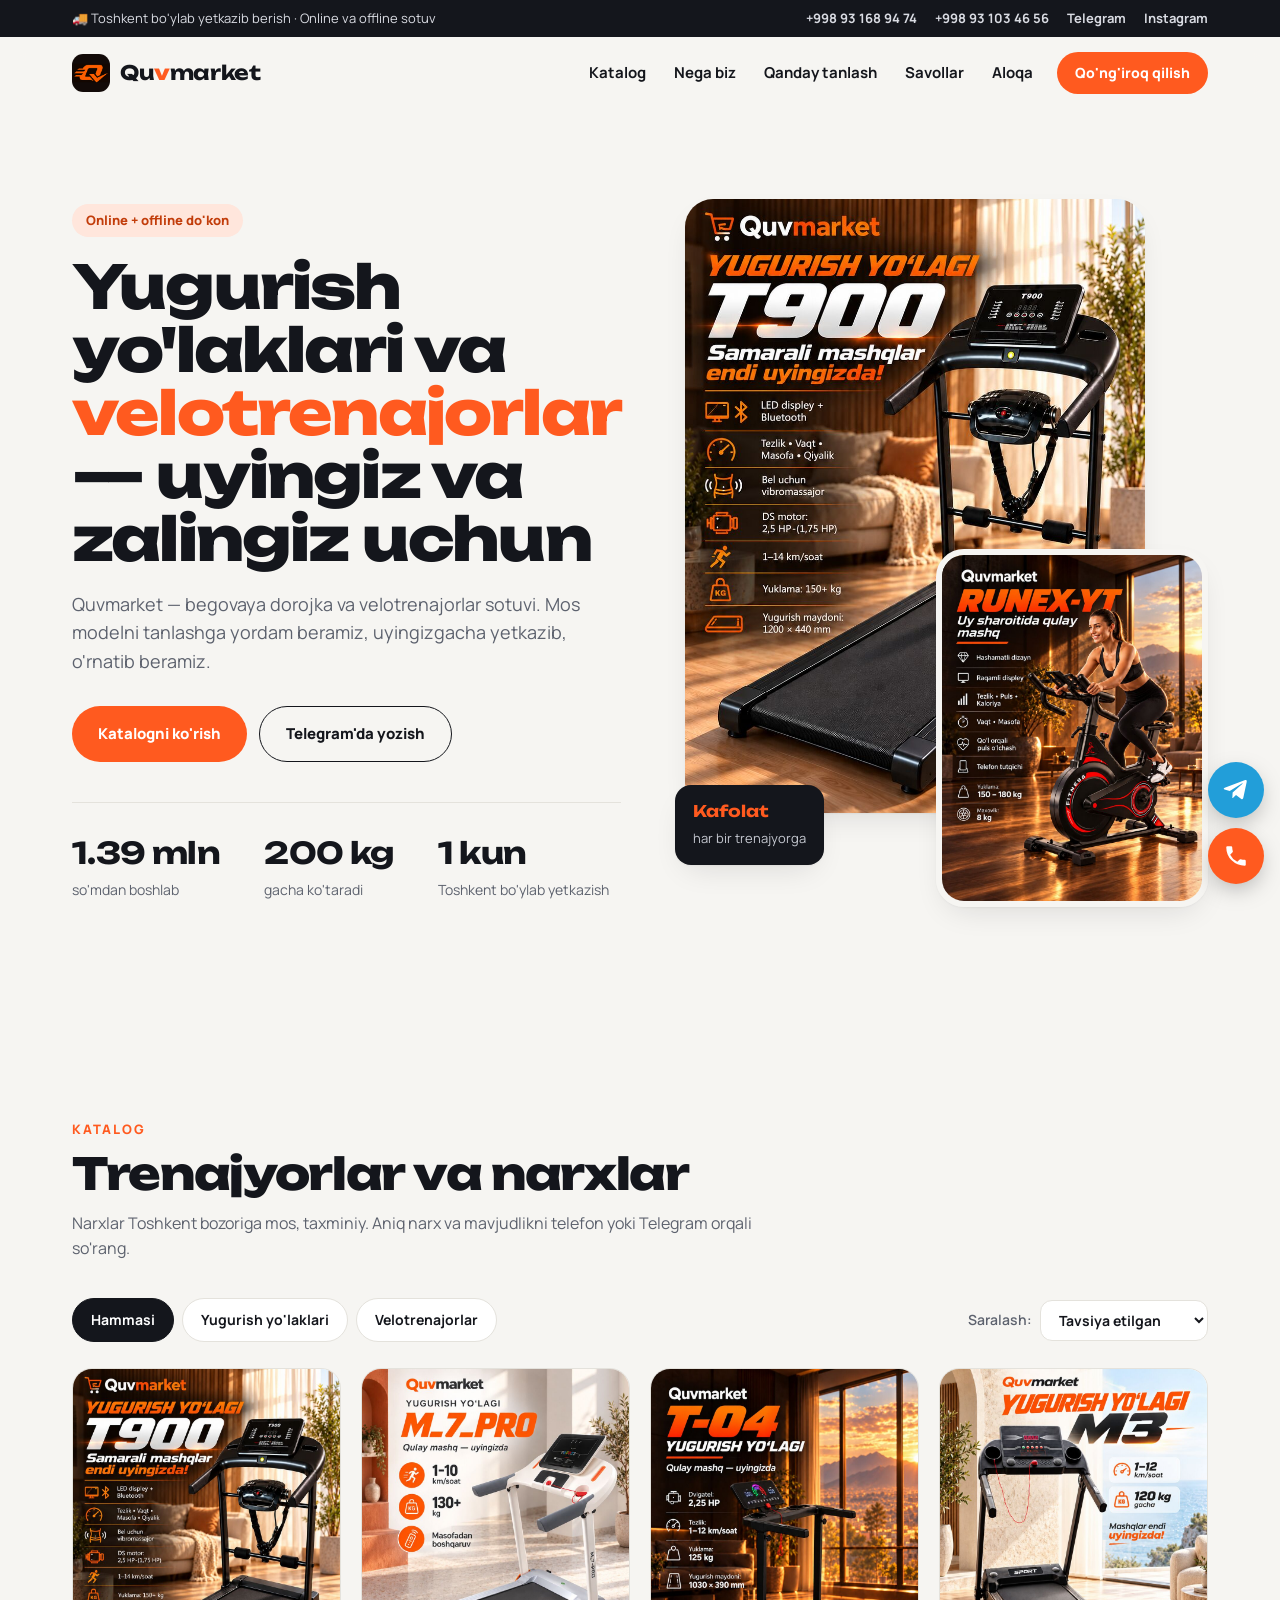
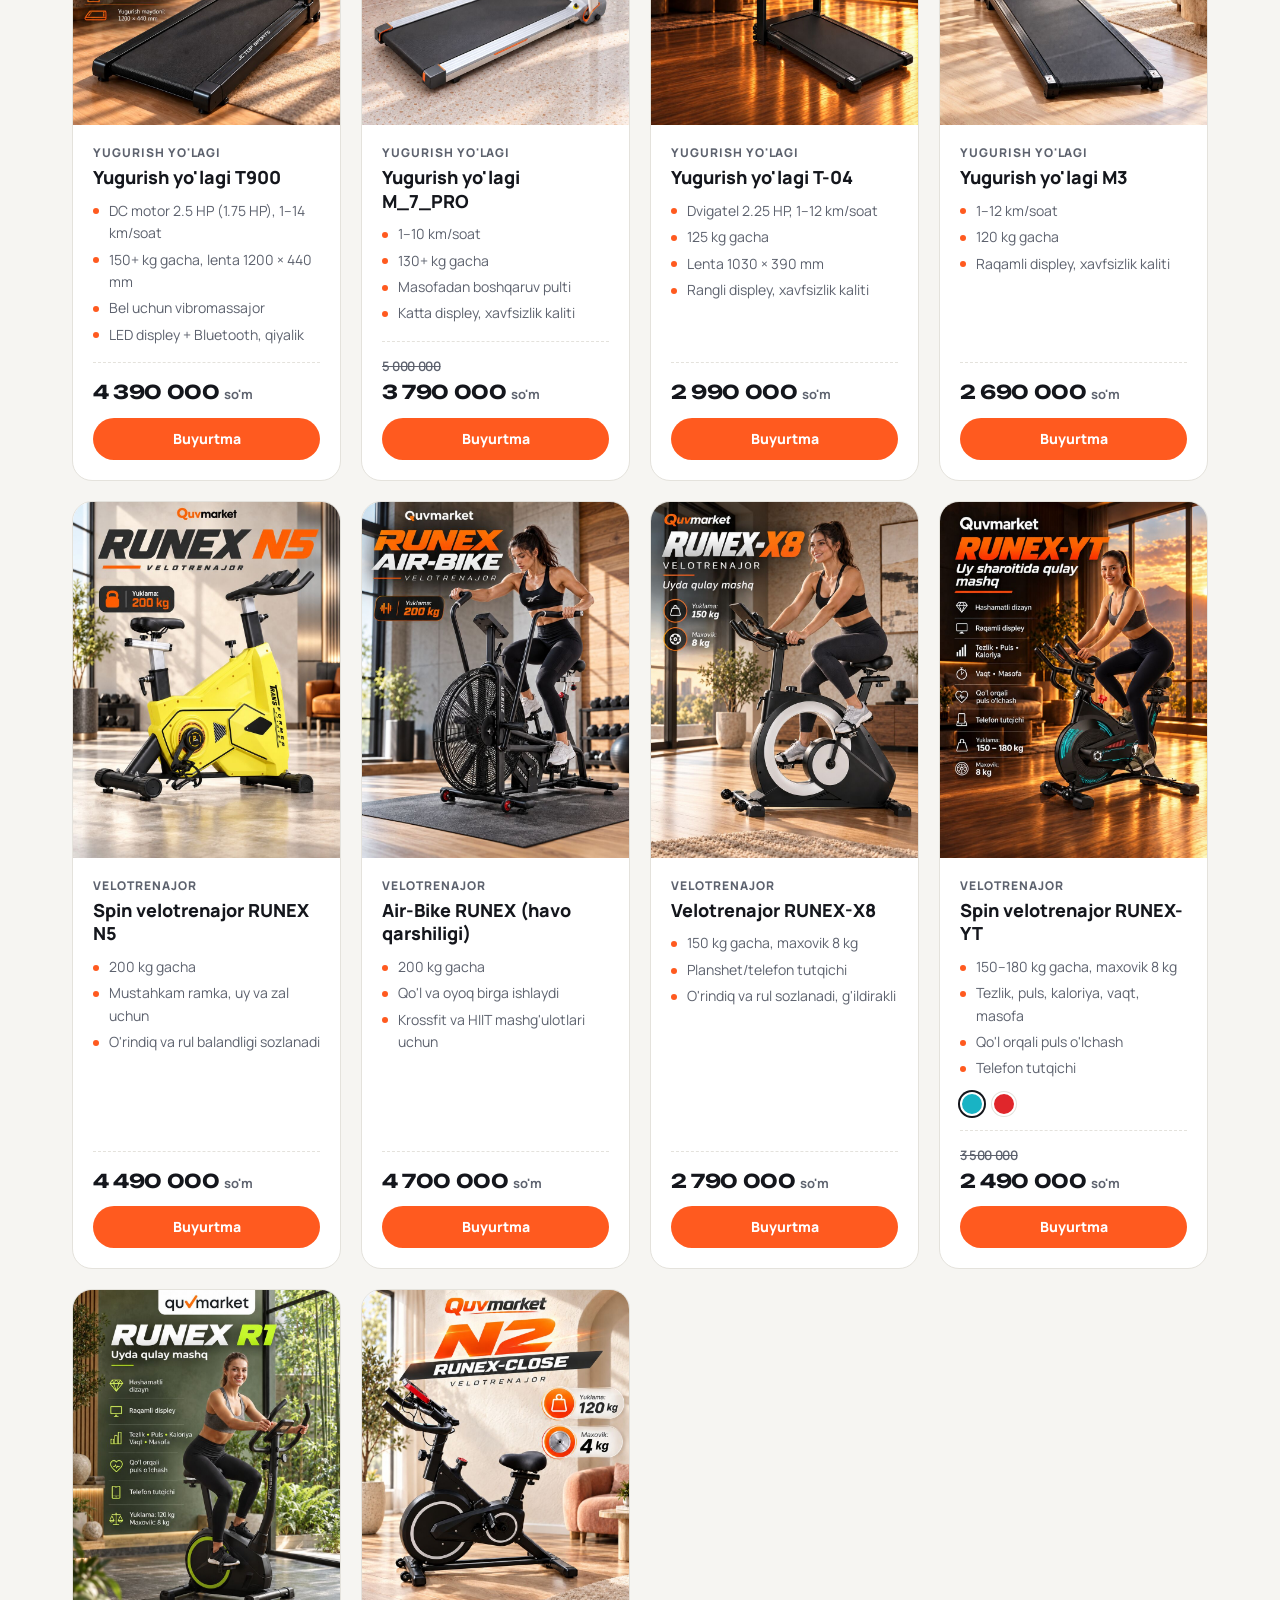
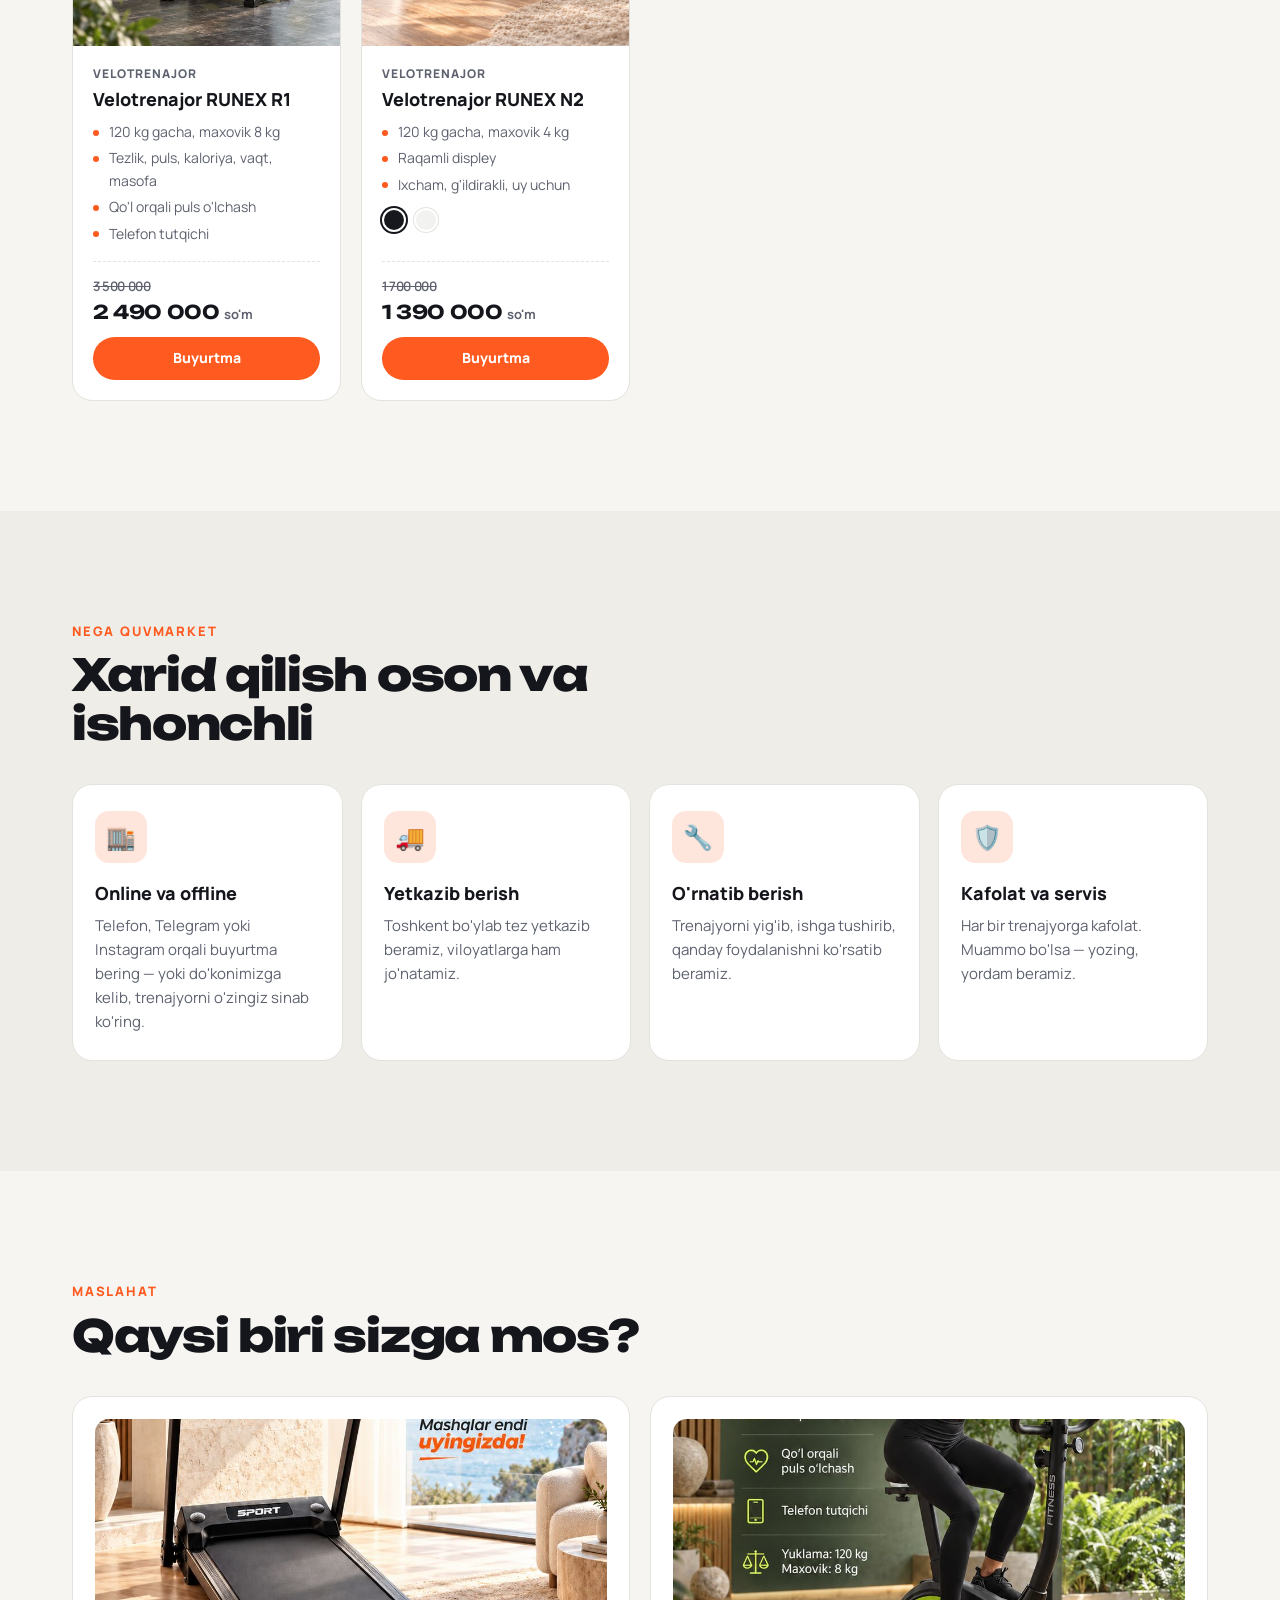
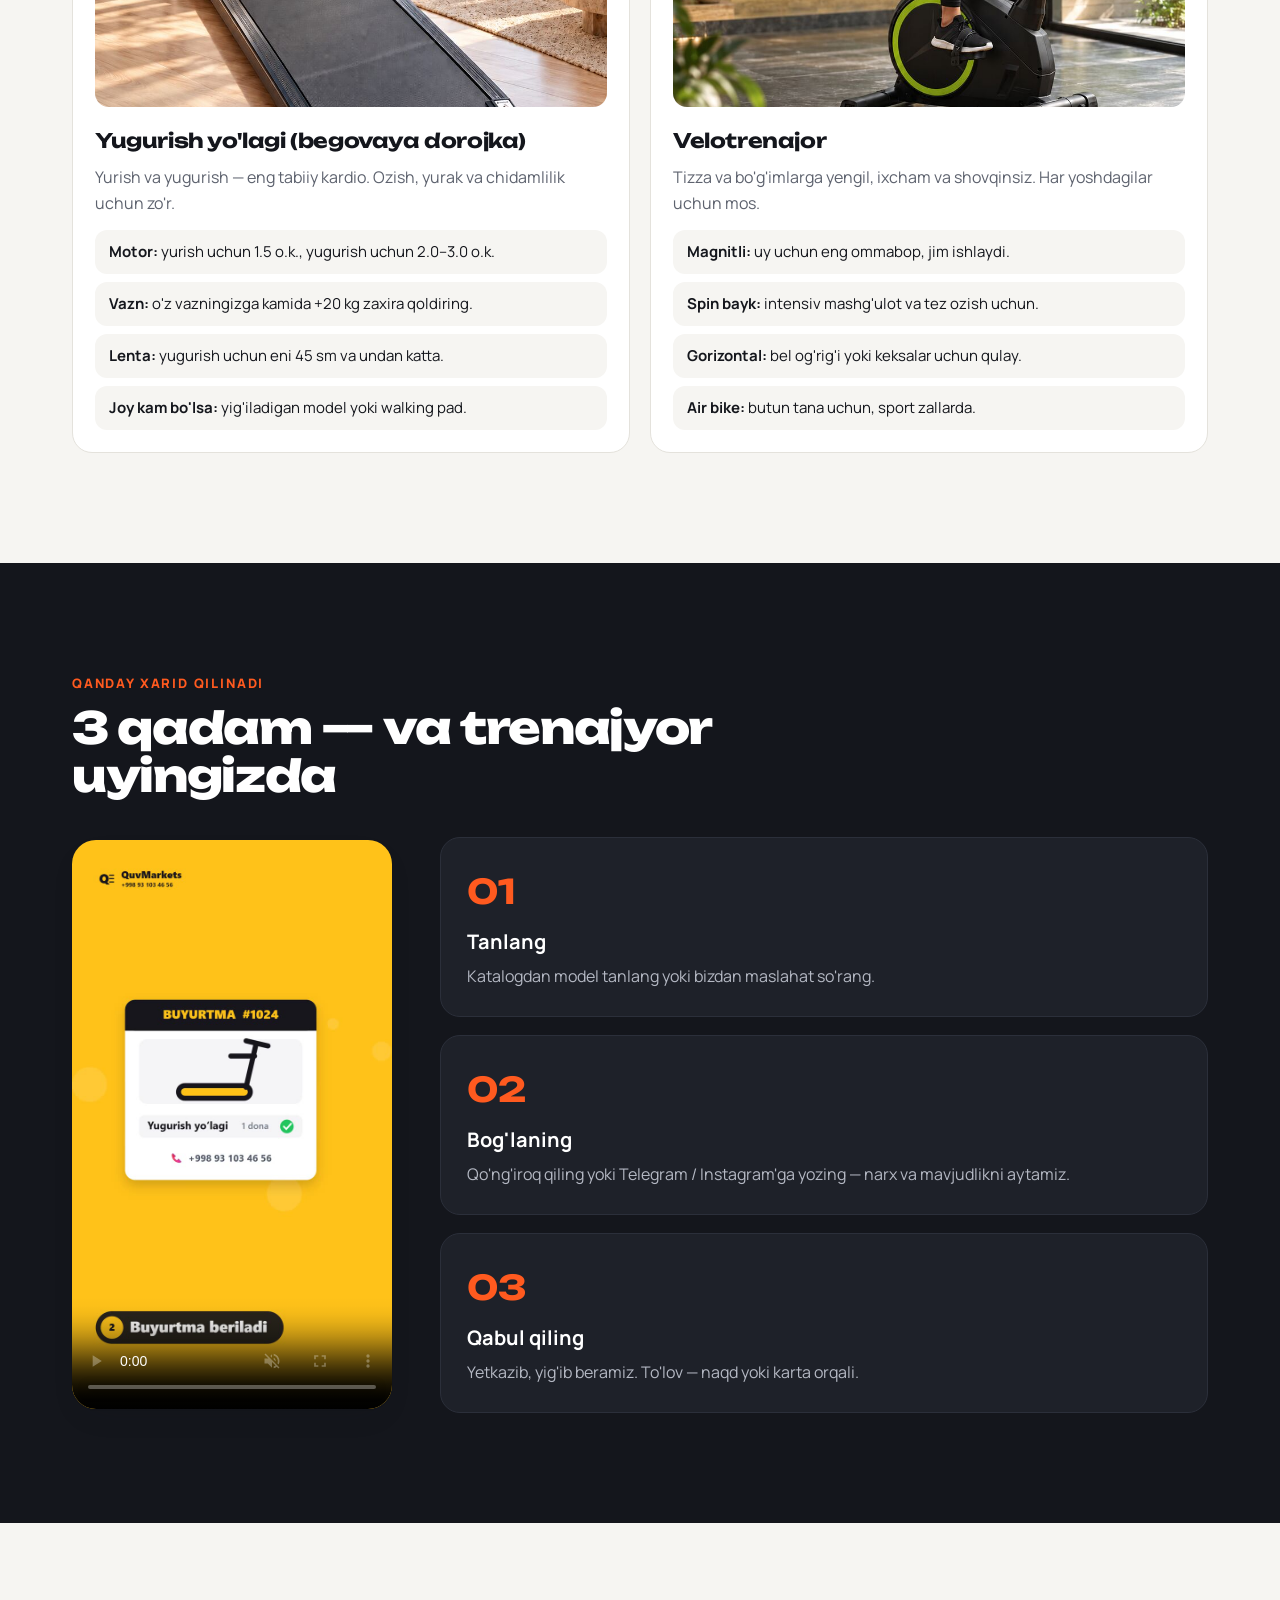
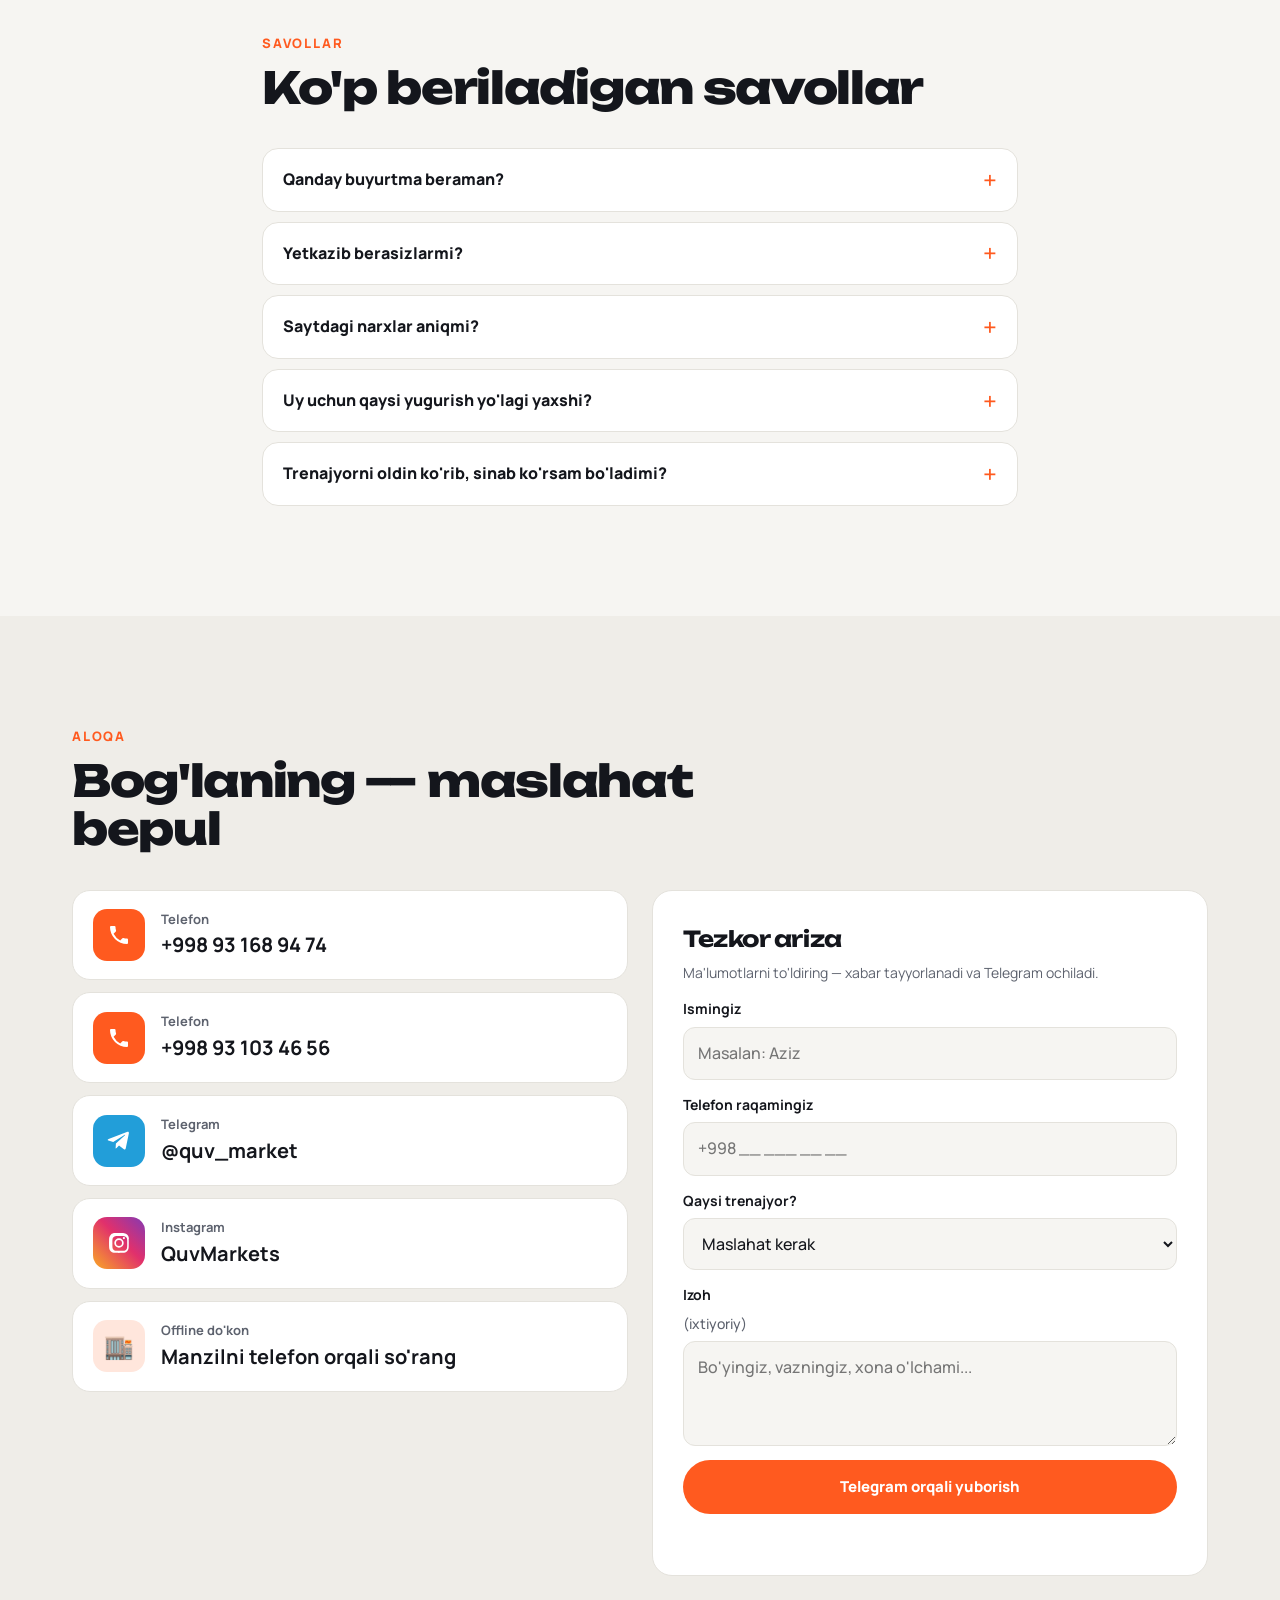
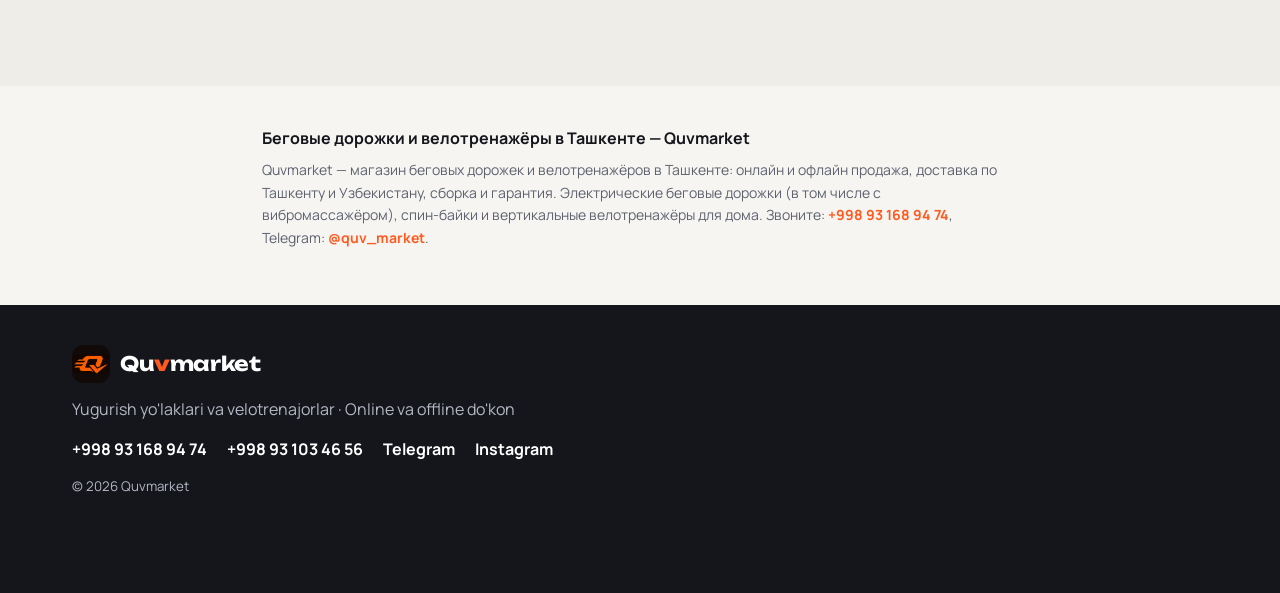
<file: quvmarkets/index.html>
<!doctype html>
<html lang="uz">
<head>
  <meta charset="utf-8">
  <meta name="viewport" content="width=device-width, initial-scale=1">
  <title>Quvmarket — Yugurish yo'laklari (begovaya dorojka) va velotrenajorlar Toshkentda</title>
  <meta name="description" content="Quvmarket — yugurish yo'laklari (begovaya dorojka) va velotrenajorlar do'koni. Online va offline sotuv, Toshkent bo'ylab yetkazib berish. Narxlar 1 390 000 so'mdan. ☎ +998 93 168 94 74">
  <meta name="keywords" content="begovaya dorojka, yugurish yo'lagi, velotrenajor, беговая дорожка Ташкент, велотренажер Ташкент, trenajyor sotib olish, spin bike, Quvmarket, quvmarkets">
  <meta name="robots" content="index, follow">
  <link rel="canonical" href="https://gaybu11a.github.io/kostafit-site/quvmarkets/">
  <meta name="theme-color" content="#14161c">
  <link rel="icon" href="favicon.png" type="image/png">
  <!-- Google Search Console tasdiqlash kodi (kerak bo'lsa izohdan chiqaring) -->
  <!-- <meta name="google-site-verification" content="KODNI_SHU_YERGA"> -->

  <!-- Telegram / Instagram / Facebook'da ulashilganda ko'rinishi -->
  <meta property="og:type" content="website">
  <meta property="og:locale" content="uz_UZ">
  <meta property="og:site_name" content="Quvmarket">
  <meta property="og:title" content="Quvmarket — Yugurish yo'laklari va velotrenajorlar">
  <meta property="og:description" content="Online va offline do'kon. Uy va zal uchun trenajyorlar, Toshkent bo'ylab yetkazib berish.">
  <meta property="og:url" content="https://gaybu11a.github.io/kostafit-site/quvmarkets/">
  <meta property="og:image" content="https://gaybu11a.github.io/kostafit-site/quvmarkets/img/products/yugurish-yolagi-t900.jpg">
  <meta name="twitter:card" content="summary_large_image">

  <!-- Google uchun do'kon kartochkasi -->
  <script type="application/ld+json">
  {
    "@context": "https://schema.org",
    "@type": "SportingGoodsStore",
    "name": "Quvmarket",
    "description": "Yugurish yo'laklari (begovaya dorojka) va velotrenajorlar do'koni. Online va offline sotuv.",
    "url": "https://gaybu11a.github.io/kostafit-site/quvmarkets/",
    "logo": "https://gaybu11a.github.io/kostafit-site/quvmarkets/img/logo.jpg",
    "image": "https://gaybu11a.github.io/kostafit-site/quvmarkets/img/products/yugurish-yolagi-t900.jpg",
    "telephone": ["+998931689474", "+998931034656"],
    "priceRange": "1 390 000 – 4 700 000 so'm",
    "currenciesAccepted": "UZS",
    "sameAs": ["https://t.me/quv_market", "https://www.instagram.com/quvmarkets/"],
    "address": { "@type": "PostalAddress", "addressLocality": "Toshkent", "addressCountry": "UZ" },
    "areaServed": "UZ"
  }
  </script>
  <script type="application/ld+json">
  {
    "@context": "https://schema.org",
    "@type": "FAQPage",
    "mainEntity": [
      { "@type": "Question", "name": "Qanday buyurtma beraman?",
        "acceptedAnswer": { "@type": "Answer", "text": "+998 93 168 94 74 yoki +998 93 103 46 56 raqamiga qo'ng'iroq qiling yoki Telegram (@quv_market) va Instagram (QuvMarkets) orqali yozing. Do'konimizga kelib ham xarid qilishingiz mumkin." } },
      { "@type": "Question", "name": "Yetkazib berasizlarmi?",
        "acceptedAnswer": { "@type": "Answer", "text": "Ha, Toshkent bo'ylab yetkazib beramiz, viloyatlarga ham jo'natamiz. Narx va muddatni telefon orqali aniqlashtiring." } },
      { "@type": "Question", "name": "Uy uchun qaysi yugurish yo'lagi yaxshi?",
        "acceptedAnswer": { "@type": "Answer", "text": "Ko'pchilik uchun 2.0–2.5 o.k. motorli, 120–130 kg gacha ko'taradigan, yig'iladigan model yetarli. Kam joy bo'lsa — walking pad." } }
    ]
  }
  </script>

  <link rel="preconnect" href="https://fonts.googleapis.com">
  <link rel="preconnect" href="https://fonts.gstatic.com" crossorigin>
  <link href="https://fonts.googleapis.com/css2?family=Unbounded:wght@500;700;800&family=Manrope:wght@400;500;600;700;800&display=swap" rel="stylesheet">
  <link rel="stylesheet" href="css/style.css">
</head>
<body>

  <!-- ===== TOP BAR ===== -->
  <div class="topbar">
    <div class="wrap topbar__inner">
      <span>🚚 Toshkent bo'ylab yetkazib berish · Online va offline sotuv</span>
      <div class="topbar__links">
        <a href="tel:+998931689474">+998 93 168 94 74</a>
        <a href="tel:+998931034656">+998 93 103 46 56</a>
        <a href="https://t.me/quv_market" target="_blank" rel="noopener">Telegram</a>
        <a href="https://www.instagram.com/quvmarkets/" target="_blank" rel="noopener">Instagram</a>
      </div>
    </div>
  </div>

  <!-- ===== NAV ===== -->
  <header class="nav" id="nav">
    <div class="wrap nav__inner">
      <a href="#top" class="logo" aria-label="Quvmarket bosh sahifa">
        <img class="logo__mark" src="img/logo-mark.png" alt="" width="38" height="38">
        <span>Qu<b>v</b>market</span>
      </a>
      <nav class="nav__links" id="navLinks">
        <a href="#katalog">Katalog</a>
        <a href="#afzallik">Nega biz</a>
        <a href="#tanlash">Qanday tanlash</a>
        <a href="#savollar">Savollar</a>
        <a href="#aloqa">Aloqa</a>
      </nav>
      <a href="tel:+998931689474" class="btn btn--sm nav__call">Qo'ng'iroq qilish</a>
      <button class="burger" id="burger" aria-label="Menyu" aria-expanded="false"><span></span><span></span></button>
    </div>
  </header>

  <main>
  <!-- ===== HERO ===== -->
  <section class="hero" id="top">
    <div class="wrap hero__inner">
      <div class="hero__text">
        <p class="pill">Online + offline do'kon</p>
        <h1>Yugurish yo'laklari va <span class="hl">velotrenajorlar</span> — uyingiz va zalingiz uchun</h1>
        <p class="hero__lead">Quvmarket — begovaya dorojka va velotrenajorlar sotuvi. Mos modelni tanlashga yordam beramiz, uyingizgacha yetkazib, o'rnatib beramiz.</p>
        <div class="hero__cta">
          <a href="#katalog" class="btn">Katalogni ko'rish</a>
          <a href="https://t.me/quv_market" target="_blank" rel="noopener" class="btn btn--ghost">Telegram'da yozish</a>
        </div>
        <ul class="hero__facts">
          <li><b>1.39 mln</b><span>so'mdan boshlab</span></li>
          <li><b>200 kg</b><span>gacha ko'taradi</span></li>
          <li><b>1 kun</b><span>Toshkent bo'ylab yetkazish</span></li>
        </ul>
      </div>
      <div class="hero__media">
        <img class="hero__img hero__img--main" src="img/products/yugurish-yolagi-t900.jpg" alt="T900 yugurish yo'lagi — Quvmarket" width="900" height="1200">
        <img class="hero__img hero__img--side" src="img/products/runex-yt-qizil.jpg" alt="RUNEX-YT velotrenajor — Quvmarket" width="900" height="1200">
        <div class="hero__badge"><b>Kafolat</b><span>har bir trenajyorga</span></div>
      </div>
    </div>
  </section>

  <!-- ===== CATALOG ===== -->
  <section class="section" id="katalog">
    <div class="wrap">
      <div class="section__head">
        <p class="eyebrow">Katalog</p>
        <h2 class="title">Trenajyorlar va narxlar</h2>
        <p class="section__sub">Narxlar Toshkent bozoriga mos, taxminiy. Aniq narx va mavjudlikni telefon yoki Telegram orqali so'rang.</p>
      </div>

      <div class="toolbar">
        <div class="tabs" role="tablist" aria-label="Kategoriya">
          <button class="tab is-active" data-filter="all" role="tab" aria-selected="true">Hammasi</button>
          <button class="tab" data-filter="treadmill" role="tab" aria-selected="false">Yugurish yo'laklari</button>
          <button class="tab" data-filter="bike" role="tab" aria-selected="false">Velotrenajorlar</button>
        </div>
        <label class="sort">
          <span>Saralash:</span>
          <select id="sort">
            <option value="default">Tavsiya etilgan</option>
            <option value="asc">Arzonroq avval</option>
            <option value="desc">Qimmatroq avval</option>
          </select>
        </label>
      </div>

      <div class="grid" id="products">

        <!-- ===== YUGURISH YO'LAKLARI ===== -->
        <article class="card" data-cat="treadmill" data-price="4390000">
          <div class="card__img"><img src="img/products/yugurish-yolagi-t900.jpg" alt="T900 yugurish yo'lagi, vibromassajor bilan" loading="lazy" width="900" height="1200"></div>
          <div class="card__body">
            <p class="card__cat">Yugurish yo'lagi</p>
            <h3>Yugurish yo'lagi T900</h3>
            <ul class="specs"><li>DC motor 2.5 HP (1.75 HP), 1–14 km/soat</li><li>150+ kg gacha, lenta 1200 × 440 mm</li><li>Bel uchun vibromassajor</li><li>LED displey + Bluetooth, qiyalik</li></ul>
            <div class="card__foot"><p class="price">4 390 000 <small>so'm</small></p><button class="btn btn--sm order">Buyurtma</button></div>
          </div>
        </article>

        <article class="card" data-cat="treadmill" data-price="3790000">
          <div class="card__img"><img src="img/products/yugurish-yolagi-m7-pro.jpg" alt="M_7_PRO yugurish yo'lagi" loading="lazy" width="900" height="1200"></div>
          <div class="card__body">
            <p class="card__cat">Yugurish yo'lagi</p>
            <h3>Yugurish yo'lagi M_7_PRO</h3>
            <ul class="specs"><li>1–10 km/soat</li><li>130+ kg gacha</li><li>Masofadan boshqaruv pulti</li><li>Katta displey, xavfsizlik kaliti</li></ul>
            <div class="card__foot"><p class="price"><s class="price__old">5 000 000</s> 3 790 000 <small>so'm</small></p><button class="btn btn--sm order">Buyurtma</button></div>
          </div>
        </article>

        <article class="card" data-cat="treadmill" data-price="2990000">
          <div class="card__img"><img src="img/products/yugurish-yolagi-t04.jpg" alt="T-04 yugurish yo'lagi" loading="lazy" width="900" height="1200"></div>
          <div class="card__body">
            <p class="card__cat">Yugurish yo'lagi</p>
            <h3>Yugurish yo'lagi T-04</h3>
            <ul class="specs"><li>Dvigatel 2.25 HP, 1–12 km/soat</li><li>125 kg gacha</li><li>Lenta 1030 × 390 mm</li><li>Rangli displey, xavfsizlik kaliti</li></ul>
            <div class="card__foot"><p class="price">2 990 000 <small>so'm</small></p><button class="btn btn--sm order">Buyurtma</button></div>
          </div>
        </article>

        <article class="card" data-cat="treadmill" data-price="2690000">
          <div class="card__img"><img src="img/products/yugurish-yolagi-m3.jpg" alt="M3 yugurish yo'lagi" loading="lazy" width="900" height="1200"></div>
          <div class="card__body">
            <p class="card__cat">Yugurish yo'lagi</p>
            <h3>Yugurish yo'lagi M3</h3>
            <ul class="specs"><li>1–12 km/soat</li><li>120 kg gacha</li><li>Raqamli displey, xavfsizlik kaliti</li></ul>
            <div class="card__foot"><p class="price">2 690 000 <small>so'm</small></p><button class="btn btn--sm order">Buyurtma</button></div>
          </div>
        </article>

        <!-- ===== VELOTRENAJORLAR ===== -->
        <article class="card" data-cat="bike" data-price="4490000">
          <div class="card__img"><img src="img/products/runex-n5.jpg" alt="RUNEX N5 spin velotrenajor" loading="lazy" width="900" height="1200"></div>
          <div class="card__body">
            <p class="card__cat">Velotrenajor</p>
            <h3>Spin velotrenajor RUNEX N5</h3>
            <ul class="specs"><li>200 kg gacha</li><li>Mustahkam ramka, uy va zal uchun</li><li>O'rindiq va rul balandligi sozlanadi</li></ul>
            <div class="card__foot"><p class="price">4 490 000 <small>so'm</small></p><button class="btn btn--sm order">Buyurtma</button></div>
          </div>
        </article>

        <article class="card" data-cat="bike" data-price="4700000">
          <div class="card__img"><img src="img/products/runex-air-bike.jpg" alt="RUNEX Air-Bike havo velotrenajori" loading="lazy" width="900" height="1200"></div>
          <div class="card__body">
            <p class="card__cat">Velotrenajor</p>
            <h3>Air-Bike RUNEX (havo qarshiligi)</h3>
            <ul class="specs"><li>200 kg gacha</li><li>Qo'l va oyoq birga ishlaydi</li><li>Krossfit va HIIT mashg'ulotlari uchun</li></ul>
            <div class="card__foot"><p class="price">4 700 000 <small>so'm</small></p><button class="btn btn--sm order">Buyurtma</button></div>
          </div>
        </article>

        <article class="card" data-cat="bike" data-price="2790000">
          <div class="card__img"><img src="img/products/runex-x8.jpg" alt="RUNEX-X8 velotrenajor" loading="lazy" width="900" height="1200"></div>
          <div class="card__body">
            <p class="card__cat">Velotrenajor</p>
            <h3>Velotrenajor RUNEX-X8</h3>
            <ul class="specs"><li>150 kg gacha, maxovik 8 kg</li><li>Planshet/telefon tutqichi</li><li>O'rindiq va rul sozlanadi, g'ildirakli</li></ul>
            <div class="card__foot"><p class="price">2 790 000 <small>so'm</small></p><button class="btn btn--sm order">Buyurtma</button></div>
          </div>
        </article>

        <article class="card" data-cat="bike" data-price="2490000">
          <div class="card__img"><img src="img/products/runex-yt-kok.jpg" alt="RUNEX-YT spin velotrenajor" loading="lazy" width="900" height="1200"></div>
          <div class="card__body">
            <p class="card__cat">Velotrenajor</p>
            <h3>Spin velotrenajor RUNEX-YT</h3>
            <ul class="specs"><li>150–180 kg gacha, maxovik 8 kg</li><li>Tezlik, puls, kaloriya, vaqt, masofa</li><li>Qo'l orqali puls o'lchash</li><li>Telefon tutqichi</li></ul>
            <div class="swatches" role="group" aria-label="Rangi">
              <button type="button" class="swatch is-active" style="--c:#19b3c4" data-src="img/products/runex-yt-kok.jpg" aria-pressed="true" title="Ko'k"><span class="sr-only">Ko'k</span></button>
              <button type="button" class="swatch" style="--c:#e0262b" data-src="img/products/runex-yt-qizil.jpg" aria-pressed="false" title="Qizil"><span class="sr-only">Qizil</span></button>
            </div>
            <div class="card__foot"><p class="price"><s class="price__old">3 500 000</s> 2 490 000 <small>so'm</small></p><button class="btn btn--sm order">Buyurtma</button></div>
          </div>
        </article>

        <article class="card" data-cat="bike" data-price="2490000">
          <div class="card__img"><img src="img/products/runex-r1.jpg" alt="RUNEX R1 velotrenajor" loading="lazy" width="900" height="1200"></div>
          <div class="card__body">
            <p class="card__cat">Velotrenajor</p>
            <h3>Velotrenajor RUNEX R1</h3>
            <ul class="specs"><li>120 kg gacha, maxovik 8 kg</li><li>Tezlik, puls, kaloriya, vaqt, masofa</li><li>Qo'l orqali puls o'lchash</li><li>Telefon tutqichi</li></ul>
            <div class="card__foot"><p class="price"><s class="price__old">3 500 000</s> 2 490 000 <small>so'm</small></p><button class="btn btn--sm order">Buyurtma</button></div>
          </div>
        </article>

        <article class="card" data-cat="bike" data-price="1390000">
          <div class="card__img"><img src="img/products/runex-n2-qora.jpg" alt="RUNEX N2 velotrenajor" loading="lazy" width="900" height="1200"></div>
          <div class="card__body">
            <p class="card__cat">Velotrenajor</p>
            <h3>Velotrenajor RUNEX N2</h3>
            <ul class="specs"><li>120 kg gacha, maxovik 4 kg</li><li>Raqamli displey</li><li>Ixcham, g'ildirakli, uy uchun</li></ul>
            <div class="swatches" role="group" aria-label="Rangi">
              <button type="button" class="swatch is-active" style="--c:#16181d" data-src="img/products/runex-n2-qora.jpg" aria-pressed="true" title="Qora"><span class="sr-only">Qora</span></button>
              <button type="button" class="swatch" style="--c:#f2f2f0" data-src="img/products/runex-n2-oq.jpg" aria-pressed="false" title="Oq"><span class="sr-only">Oq</span></button>
            </div>
            <div class="card__foot"><p class="price"><s class="price__old">1 700 000</s> 1 390 000 <small>so'm</small></p><button class="btn btn--sm order">Buyurtma</button></div>
          </div>
        </article>

      </div>
    </div>
  </section>

  <!-- ===== WHY US ===== -->
  <section class="section section--alt" id="afzallik">
    <div class="wrap">
      <div class="section__head">
        <p class="eyebrow">Nega Quvmarket</p>
        <h2 class="title">Xarid qilish oson va ishonchli</h2>
      </div>
      <div class="features">
        <div class="feature"><span class="feature__ico">🏬</span><h3>Online va offline</h3><p>Telefon, Telegram yoki Instagram orqali buyurtma bering — yoki do'konimizga kelib, trenajyorni o'zingiz sinab ko'ring.</p></div>
        <div class="feature"><span class="feature__ico">🚚</span><h3>Yetkazib berish</h3><p>Toshkent bo'ylab tez yetkazib beramiz, viloyatlarga ham jo'natamiz.</p></div>
        <div class="feature"><span class="feature__ico">🔧</span><h3>O'rnatib berish</h3><p>Trenajyorni yig'ib, ishga tushirib, qanday foydalanishni ko'rsatib beramiz.</p></div>
        <div class="feature"><span class="feature__ico">🛡️</span><h3>Kafolat va servis</h3><p>Har bir trenajyorga kafolat. Muammo bo'lsa — yozing, yordam beramiz.</p></div>
      </div>
    </div>
  </section>

  <!-- ===== HOW TO CHOOSE ===== -->
  <section class="section" id="tanlash">
    <div class="wrap">
      <div class="section__head">
        <p class="eyebrow">Maslahat</p>
        <h2 class="title">Qaysi biri sizga mos?</h2>
      </div>
      <div class="choose">
        <div class="choose__card">
          <img src="img/products/yugurish-yolagi-m3.jpg" alt="" loading="lazy" width="900" height="1200">
          <h3>Yugurish yo'lagi (begovaya dorojka)</h3>
          <p>Yurish va yugurish — eng tabiiy kardio. Ozish, yurak va chidamlilik uchun zo'r.</p>
          <ul>
            <li><b>Motor:</b> yurish uchun 1.5 o.k., yugurish uchun 2.0–3.0 o.k.</li>
            <li><b>Vazn:</b> o'z vazningizga kamida +20 kg zaxira qoldiring.</li>
            <li><b>Lenta:</b> yugurish uchun eni 45 sm va undan katta.</li>
            <li><b>Joy kam bo'lsa:</b> yig'iladigan model yoki walking pad.</li>
          </ul>
        </div>
        <div class="choose__card">
          <img src="img/products/runex-r1.jpg" alt="" loading="lazy" width="900" height="1200">
          <h3>Velotrenajor</h3>
          <p>Tizza va bo'g'imlarga yengil, ixcham va shovqinsiz. Har yoshdagilar uchun mos.</p>
          <ul>
            <li><b>Magnitli:</b> uy uchun eng ommabop, jim ishlaydi.</li>
            <li><b>Spin bayk:</b> intensiv mashg'ulot va tez ozish uchun.</li>
            <li><b>Gorizontal:</b> bel og'rig'i yoki keksalar uchun qulay.</li>
            <li><b>Air bike:</b> butun tana uchun, sport zallarda.</li>
          </ul>
        </div>
      </div>
    </div>
  </section>

  <!-- ===== HOW TO BUY ===== -->
  <section class="section section--dark">
    <div class="wrap">
      <div class="section__head">
        <p class="eyebrow">Qanday xarid qilinadi</p>
        <h2 class="title">3 qadam — va trenajyor uyingizda</h2>
      </div>
      <div class="howto">
        <video class="howto__video" src="video/qanday-buyurtma.mp4" poster="video/qanday-buyurtma.jpg" width="720" height="1280" autoplay muted loop playsinline controls preload="metadata" aria-label="Buyurtma qanday yetkaziladi — video"></video>
        <ol class="steps steps--stack">
          <li><b>01</b><h3>Tanlang</h3><p>Katalogdan model tanlang yoki bizdan maslahat so'rang.</p></li>
          <li><b>02</b><h3>Bog'laning</h3><p>Qo'ng'iroq qiling yoki Telegram / Instagram'ga yozing — narx va mavjudlikni aytamiz.</p></li>
          <li><b>03</b><h3>Qabul qiling</h3><p>Yetkazib, yig'ib beramiz. To'lov — naqd yoki karta orqali.</p></li>
        </ol>
      </div>
    </div>
  </section>

  <!-- ===== FAQ ===== -->
  <section class="section" id="savollar">
    <div class="wrap wrap--narrow">
      <div class="section__head">
        <p class="eyebrow">Savollar</p>
        <h2 class="title">Ko'p beriladigan savollar</h2>
      </div>
      <div class="faq">
        <details><summary>Qanday buyurtma beraman?</summary><p><a href="tel:+998931689474">+998 93 168 94 74</a> yoki <a href="tel:+998931034656">+998 93 103 46 56</a> raqamiga qo'ng'iroq qiling, Telegram'da <a href="https://t.me/quv_market" target="_blank" rel="noopener">@quv_market</a> ga yoki Instagram'da <a href="https://www.instagram.com/quvmarkets/" target="_blank" rel="noopener">QuvMarkets</a> ga yozing. Do'konimizga kelib ham xarid qilishingiz mumkin.</p></details>
        <details><summary>Yetkazib berasizlarmi?</summary><p>Ha, Toshkent bo'ylab yetkazib beramiz, viloyatlarga ham jo'natamiz. Narx va muddatni telefon orqali aniqlashtiring.</p></details>
        <details><summary>Saytdagi narxlar aniqmi?</summary><p>Narxlar taxminiy va Toshkent bozoriga mos. Kurs va partiyaga qarab o'zgarishi mumkin — aniq narxni bizdan so'rang.</p></details>
        <details><summary>Uy uchun qaysi yugurish yo'lagi yaxshi?</summary><p>Ko'pchilik uchun 2.0–2.5 o.k. motorli, 120–130 kg gacha ko'taradigan, yig'iladigan model yetarli. Kam joy bo'lsa — walking pad.</p></details>
        <details><summary>Trenajyorni oldin ko'rib, sinab ko'rsam bo'ladimi?</summary><p>Albatta. Offline do'konimizga keling — manzil va ish vaqtini telefon yoki Telegram orqali aytamiz.</p></details>
      </div>
    </div>
  </section>

  <!-- ===== CONTACT ===== -->
  <section class="section section--alt" id="aloqa">
    <div class="wrap">
      <div class="section__head">
        <p class="eyebrow">Aloqa</p>
        <h2 class="title">Bog'laning — maslahat bepul</h2>
      </div>
      <div class="contact">
        <div class="contact__cards">
          <a class="ccard" href="tel:+998931689474">
            <span class="ccard__ico ccard__ico--phone" aria-hidden="true"><svg viewBox="0 0 24 24"><path d="M6.6 10.8a15.1 15.1 0 0 0 6.6 6.6l2.2-2.2a1 1 0 0 1 1-.25 11.4 11.4 0 0 0 3.6.57 1 1 0 0 1 1 1V20a1 1 0 0 1-1 1A17 17 0 0 1 3 4a1 1 0 0 1 1-1h3.5a1 1 0 0 1 1 1c0 1.25.2 2.45.57 3.57a1 1 0 0 1-.25 1z"/></svg></span>
            <span><small>Telefon</small><b>+998 93 168 94 74</b></span>
          </a>
          <a class="ccard" href="tel:+998931034656">
            <span class="ccard__ico ccard__ico--phone" aria-hidden="true"><svg viewBox="0 0 24 24"><path d="M6.6 10.8a15.1 15.1 0 0 0 6.6 6.6l2.2-2.2a1 1 0 0 1 1-.25 11.4 11.4 0 0 0 3.6.57 1 1 0 0 1 1 1V20a1 1 0 0 1-1 1A17 17 0 0 1 3 4a1 1 0 0 1 1-1h3.5a1 1 0 0 1 1 1c0 1.25.2 2.45.57 3.57a1 1 0 0 1-.25 1z"/></svg></span>
            <span><small>Telefon</small><b>+998 93 103 46 56</b></span>
          </a>
          <a class="ccard" href="https://t.me/quv_market" target="_blank" rel="noopener">
            <span class="ccard__ico ccard__ico--tg" aria-hidden="true"><svg viewBox="0 0 24 24"><path d="M21.9 4.3 18.7 19.4c-.2 1-.9 1.3-1.8.8l-4.9-3.6-2.4 2.3c-.3.3-.5.5-1 .5l.3-5 9.1-8.2c.4-.4-.1-.6-.6-.2L6.2 13l-4.8-1.5c-1-.3-1-1 .2-1.5L20.5 2.8c.9-.3 1.6.2 1.4 1.5z"/></svg></span>
            <span><small>Telegram</small><b>@quv_market</b></span>
          </a>
          <a class="ccard" href="https://www.instagram.com/quvmarkets/" target="_blank" rel="noopener">
            <span class="ccard__ico ccard__ico--ig" aria-hidden="true"><svg viewBox="0 0 24 24"><path d="M12 7.3a4.7 4.7 0 1 0 0 9.4 4.7 4.7 0 0 0 0-9.4zm0 7.7a3 3 0 1 1 0-6 3 3 0 0 1 0 6zm6-7.9a1.1 1.1 0 1 1-2.2 0 1.1 1.1 0 0 1 2.2 0zM21.9 8c0-1.6-.4-3-1.6-4.2S17.6 2.2 16 2.1c-1.6-.1-6.4-.1-8 0-1.6.1-3 .4-4.2 1.6S2.2 6.4 2.1 8c-.1 1.6-.1 6.4 0 8 .1 1.6.4 3 1.6 4.2s2.6 1.5 4.2 1.6c1.6.1 6.4.1 8 0 1.6-.1 3-.4 4.2-1.6s1.5-2.6 1.6-4.2c.1-1.6.1-6.4 0-8zm-2.1 9.7a3 3 0 0 1-1.7 1.7c-1.2.5-4 .4-5.3.4s-4.1.1-5.3-.4a3 3 0 0 1-1.7-1.7c-.5-1.2-.4-4-.4-5.3s-.1-4.1.4-5.3a3 3 0 0 1 1.7-1.7c1.2-.5 4-.4 5.3-.4s4.1-.1 5.3.4a3 3 0 0 1 1.7 1.7c.5 1.2.4 4 .4 5.3s.1 4.1-.4 5.3z"/></svg></span>
            <span><small>Instagram</small><b>QuvMarkets</b></span>
          </a>
          <div class="ccard ccard--static">
            <span class="ccard__ico" aria-hidden="true">🏬</span>
            <span><small>Offline do'kon</small><b>Manzilni telefon orqali so'rang</b></span>
          </div>
        </div>

        <form class="form" id="orderForm" novalidate>
          <h3>Tezkor ariza</h3>
          <p class="form__hint">Ma'lumotlarni to'ldiring — xabar tayyorlanadi va Telegram ochiladi.</p>
          <label>Ismingiz<input name="name" required placeholder="Masalan: Aziz"></label>
          <label>Telefon raqamingiz<input name="phone" type="tel" required placeholder="+998 __ ___ __ __"></label>
          <label>Qaysi trenajyor?
            <select name="product" id="productSelect"><option value="">Maslahat kerak</option></select>
          </label>
          <label>Izoh <span class="opt">(ixtiyoriy)</span><textarea name="note" rows="3" placeholder="Bo'yingiz, vazningiz, xona o'lchami..."></textarea></label>
          <button class="btn btn--full" type="submit">Telegram orqali yuborish</button>
          <p class="form__msg" id="formMsg" role="status" aria-live="polite"></p>
        </form>
      </div>
    </div>
  </section>

  <!-- ===== SEO (rus tilida qidiruv uchun) ===== -->
  <section class="seo">
    <div class="wrap wrap--narrow">
      <h2>Беговые дорожки и велотренажёры в Ташкенте — Quvmarket</h2>
      <p>Quvmarket — магазин беговых дорожек и велотренажёров в Ташкенте: онлайн и офлайн продажа, доставка по Ташкенту и Узбекистану, сборка и гарантия. Электрические беговые дорожки (в том числе с вибромассажёром), спин-байки и вертикальные велотренажёры для дома. Звоните: <a href="tel:+998931689474">+998 93 168 94 74</a>, Telegram: <a href="https://t.me/quv_market" target="_blank" rel="noopener">@quv_market</a>.</p>
    </div>
  </section>
  </main>

  <!-- ===== FOOTER ===== -->
  <footer class="footer">
    <div class="wrap footer__inner">
      <a href="#top" class="logo logo--light"><img class="logo__mark" src="img/logo-mark.png" alt="" width="38" height="38"><span>Qu<b>v</b>market</span></a>
      <p>Yugurish yo'laklari va velotrenajorlar · Online va offline do'kon</p>
      <div class="footer__links">
        <a href="tel:+998931689474">+998 93 168 94 74</a>
        <a href="tel:+998931034656">+998 93 103 46 56</a>
        <a href="https://t.me/quv_market" target="_blank" rel="noopener">Telegram</a>
        <a href="https://www.instagram.com/quvmarkets/" target="_blank" rel="noopener">Instagram</a>
      </div>
      <small>© <span id="year">2026</span> Quvmarket</small>
    </div>
  </footer>

  <!-- ===== FLOATING CONTACTS ===== -->
  <div class="fab">
    <a href="https://t.me/quv_market" target="_blank" rel="noopener" class="fab__btn fab__btn--tg" aria-label="Telegram'da yozish"><svg viewBox="0 0 24 24"><path d="M21.9 4.3 18.7 19.4c-.2 1-.9 1.3-1.8.8l-4.9-3.6-2.4 2.3c-.3.3-.5.5-1 .5l.3-5 9.1-8.2c.4-.4-.1-.6-.6-.2L6.2 13l-4.8-1.5c-1-.3-1-1 .2-1.5L20.5 2.8c.9-.3 1.6.2 1.4 1.5z"/></svg></a>
    <a href="tel:+998931689474" class="fab__btn fab__btn--phone" aria-label="Qo'ng'iroq qilish"><svg viewBox="0 0 24 24"><path d="M6.6 10.8a15.1 15.1 0 0 0 6.6 6.6l2.2-2.2a1 1 0 0 1 1-.25 11.4 11.4 0 0 0 3.6.57 1 1 0 0 1 1 1V20a1 1 0 0 1-1 1A17 17 0 0 1 3 4a1 1 0 0 1 1-1h3.5a1 1 0 0 1 1 1c0 1.25.2 2.45.57 3.57a1 1 0 0 1-.25 1z"/></svg></a>
  </div>

  <!-- ===== ORDER MODAL ===== -->
  <div class="modal" id="modal" hidden>
    <div class="modal__box" role="dialog" aria-modal="true" aria-labelledby="modalTitle">
      <button class="modal__close" id="modalClose" aria-label="Yopish">×</button>
      <p class="eyebrow">Buyurtma</p>
      <h3 id="modalTitle">Mahsulot</h3>
      <p class="modal__price" id="modalPrice"></p>
      <p class="modal__hint">Qulay usulni tanlang. Telegram tugmasini bossangiz, buyurtma matni nusxalanadi — chatga joylashtiring (Paste).</p>
      <div class="modal__actions">
        <a class="btn btn--full" href="tel:+998931689474">📞 Qo'ng'iroq qilish</a>
        <a class="btn btn--full btn--tg" id="modalTg" href="https://t.me/quv_market" target="_blank" rel="noopener">Telegram'da yozish</a>
        <a class="btn btn--full btn--ig" href="https://ig.me/m/quvmarkets" target="_blank" rel="noopener">Instagram'da yozish</a>
      </div>
    </div>
  </div>

  <script src="js/main.js"></script>
</body>
</html>
</file>
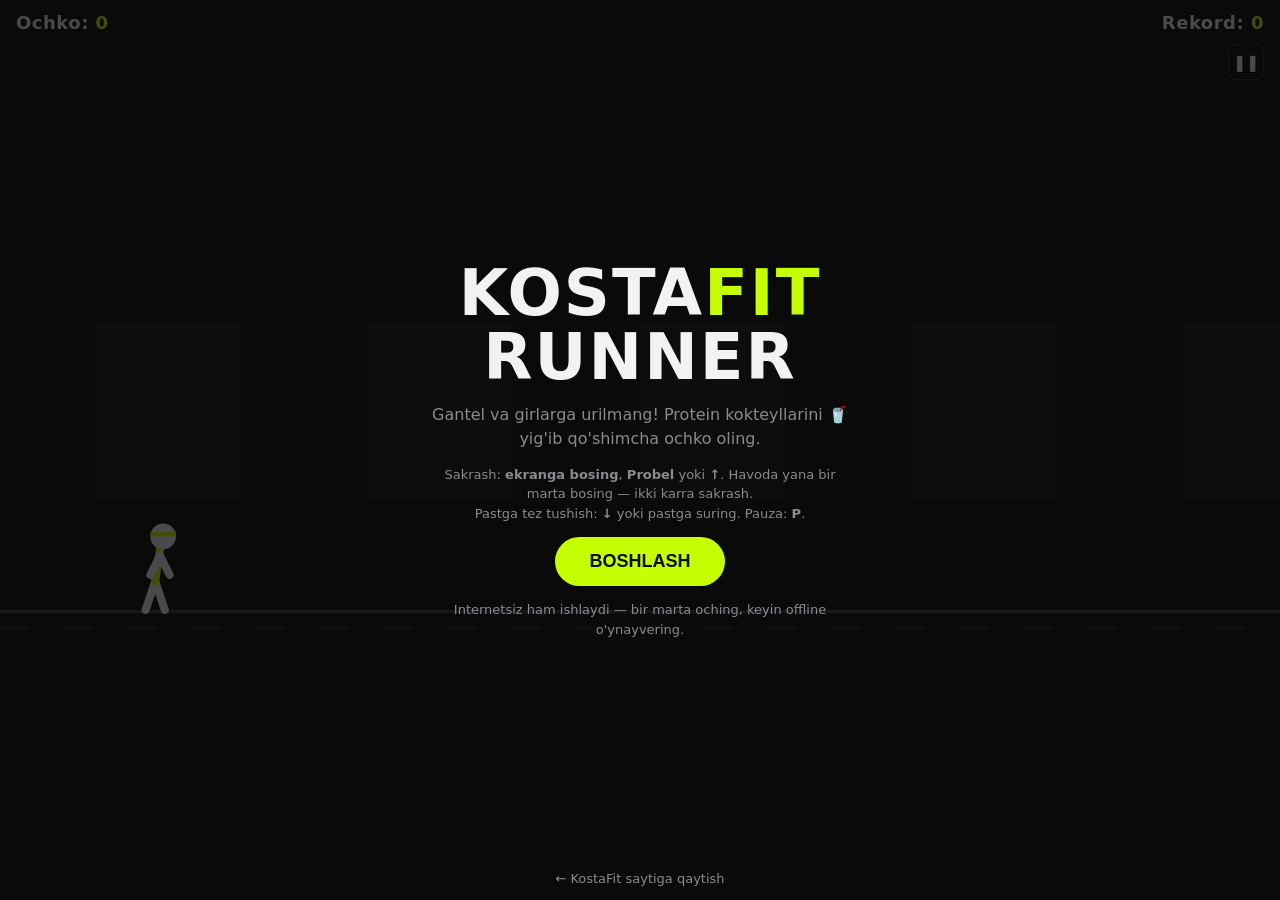
<file: game.html>
<!doctype html>
<html lang="uz">
<head>
  <meta charset="utf-8">
  <meta name="viewport" content="width=device-width, initial-scale=1, maximum-scale=1, user-scalable=no">
  <title>KostaFit Runner — offline o'yin</title>
  <meta name="description" content="KostaFit Runner — internetsiz ishlaydigan oddiy yugurish o'yini. To'siqlardan sakrang, protein kokteyllarini yig'ing!">
  <meta name="theme-color" content="#0b0b0c">
  <link rel="icon" href="favicon.svg" type="image/svg+xml">
  <link rel="manifest" href="game.webmanifest">
  <style>
    :root { --bg:#0b0b0c; --fg:#f2f2f2; --neon:#c6ff00; --muted:#8a8a8f; --red:#ff4d4d; }
    * { box-sizing:border-box; margin:0; padding:0; }
    html, body { height:100%; background:var(--bg); color:var(--fg);
      font-family:system-ui, -apple-system, "Segoe UI", Roboto, sans-serif; overflow:hidden;
      -webkit-user-select:none; user-select:none; -webkit-tap-highlight-color:transparent; touch-action:manipulation; }
    #wrap { position:relative; width:100%; height:100%; display:flex; align-items:center; justify-content:center; }
    canvas { display:block; width:100%; height:100%; }
    .hud { position:absolute; top:12px; left:16px; right:16px; display:flex; justify-content:space-between;
      font-weight:800; font-size:18px; letter-spacing:.5px; pointer-events:none; }
    .hud b { color:var(--neon); }
    .overlay { position:absolute; inset:0; display:flex; flex-direction:column; align-items:center; justify-content:center;
      gap:14px; text-align:center; padding:16px; background:rgba(11,11,12,.72); }
    .overlay.hidden { display:none; }
    h1 { font-size:clamp(32px, 8vw, 64px); text-transform:uppercase; letter-spacing:2px; line-height:1; }
    h1 span { color:var(--neon); }
    p { color:var(--muted); max-width:420px; line-height:1.5; }
    .btn { background:var(--neon); color:#0b0b0c; border:0; border-radius:999px; padding:14px 34px;
      font-size:18px; font-weight:800; text-transform:uppercase; cursor:pointer; }
    .btn:active { transform:scale(.97); }
    .small { font-size:13px; }
    a.back { position:absolute; bottom:14px; color:var(--muted); font-size:13px; text-decoration:none; }
    #pauseBtn { position:absolute; top:44px; right:16px; background:transparent; border:1px solid #333; color:var(--fg);
      border-radius:8px; width:36px; height:36px; font-size:16px; cursor:pointer; }
  </style>
</head>
<body>
<div id="wrap">
  <canvas id="c"></canvas>
  <div class="hud"><div>Ochko: <b id="score">0</b></div><div>Rekord: <b id="best">0</b></div></div>
  <button id="pauseBtn" aria-label="Pauza">❚❚</button>

  <div class="overlay" id="startScreen">
    <h1>Kosta<span>Fit</span><br>Runner</h1>
    <p>Gantel va girlarga urilmang! Protein kokteyllarini <b style="color:var(--neon)">🥤</b> yig'ib qo'shimcha ochko oling.</p>
    <p class="small">Sakrash: <b>ekranga bosing</b>, <b>Probel</b> yoki <b>↑</b>. Havoda yana bir marta bosing — ikki karra sakrash.<br>
      Pastga tez tushish: <b>↓</b> yoki pastga suring. Pauza: <b>P</b>.</p>
    <button class="btn" id="startBtn">Boshlash</button>
    <p class="small" id="offlineNote">Internetsiz ham ishlaydi — bir marta oching, keyin offline o'ynayvering.</p>
  </div>

  <div class="overlay hidden" id="overScreen">
    <h1>O'yin<br><span>tugadi</span></h1>
    <p id="finalText"></p>
    <button class="btn" id="againBtn">Yana o'ynash</button>
  </div>

  <div class="overlay hidden" id="pauseScreen">
    <h1>Pauza</h1>
    <button class="btn" id="resumeBtn">Davom etish</button>
  </div>
  <a class="back" href="index.html">← KostaFit saytiga qaytish</a>
</div>

<script>
(() => {
  const canvas = document.getElementById('c');
  const ctx = canvas.getContext('2d');
  const $ = id => document.getElementById(id);
  const scoreEl = $('score'), bestEl = $('best');
  const NEON = '#c6ff00', FG = '#f2f2f2', MUTED = '#3a3a40', RED = '#ff4d4d';

  // Logical world size; canvas is scaled to fit
  const W = 800, H = 300, GROUND = 250;
  let scale = 1, offX = 0, offY = 0, dpr = 1;

  function resize() {
    dpr = window.devicePixelRatio || 1;
    canvas.width = innerWidth * dpr;
    canvas.height = innerHeight * dpr;
    scale = Math.min(innerWidth / W, innerHeight / H);
    offX = (innerWidth - W * scale) / 2;
    offY = (innerHeight - H * scale) / 2;
  }
  addEventListener('resize', resize);
  resize();

  let best = 0;
  try { best = +localStorage.getItem('kostafit-runner-best') || 0; } catch (e) {}
  bestEl.textContent = best;

  let state = 'menu'; // menu | play | pause | over
  let player, obstacles, pickups, particles, speed, score, bonus, spawnT, pickT, groundX, t;

  function reset() {
    player = { x: 80, y: GROUND, vy: 0, w: 34, h: 50, jumps: 0, fast: false };
    obstacles = []; pickups = []; particles = [];
    speed = 6; score = 0; bonus = 0; spawnT = 60; pickT = 200; groundX = 0; t = 0;
  }
  reset();

  // ---- input ----
  function jump() {
    if (state !== 'play') return;
    if (player.jumps < 2) {
      player.vy = player.jumps === 0 ? -13 : -11;
      player.jumps++;
      player.fast = false;
      burst(player.x + player.w / 2, player.y, 6, FG);
    }
  }
  function drop() { if (state === 'play' && player.y < GROUND) player.fast = true; }

  addEventListener('keydown', e => {
    if (['Space', 'ArrowUp', 'KeyW'].includes(e.code)) {
      e.preventDefault();
      if (state === 'menu' || state === 'over') start(); else jump();
    } else if (['ArrowDown', 'KeyS'].includes(e.code)) { e.preventDefault(); drop(); }
    else if (e.code === 'KeyP' || e.code === 'Escape') togglePause();
    else if (e.code === 'Enter' && state !== 'play') { state === 'pause' ? togglePause() : start(); }
  });

  let touchY = null;
  canvas.addEventListener('pointerdown', e => { touchY = e.clientY; jump(); });
  canvas.addEventListener('pointermove', e => {
    if (touchY !== null && e.clientY - touchY > 40) { drop(); touchY = null; }
  });
  addEventListener('pointerup', () => { touchY = null; });

  $('startBtn').onclick = start;
  $('againBtn').onclick = start;
  $('resumeBtn').onclick = togglePause;
  $('pauseBtn').onclick = togglePause;
  document.addEventListener('visibilitychange', () => { if (document.hidden && state === 'play') togglePause(); });

  function show(id, on) { $(id).classList.toggle('hidden', !on); }

  function start() {
    reset();
    state = 'play';
    show('startScreen', false); show('overScreen', false); show('pauseScreen', false);
  }
  function togglePause() {
    if (state === 'play') { state = 'pause'; show('pauseScreen', true); }
    else if (state === 'pause') { state = 'play'; show('pauseScreen', false); last = performance.now(); }
  }
  function gameOver() {
    state = 'over';
    burst(player.x + player.w / 2, player.y - player.h / 2, 30, RED);
    const total = Math.floor(score) + bonus;
    let msg = `Natijangiz: <b style="color:${NEON}">${total}</b> ochko`;
    if (total > best) {
      best = total;
      try { localStorage.setItem('kostafit-runner-best', best); } catch (e) {}
      bestEl.textContent = best;
      msg += '<br>🏆 Yangi rekord!';
    } else msg += `<br>Rekord: ${best}`;
    $('finalText').innerHTML = msg;
    setTimeout(() => show('overScreen', true), 400);
  }

  // ---- spawning ----
  const TYPES = [
    { kind: 'dumbbell', w: 46, h: 26 },
    { kind: 'kettlebell', w: 30, h: 38 },
    { kind: 'stack', w: 40, h: 56 },      // stacked plates
    { kind: 'ball', w: 34, h: 34, fly: true }, // medicine ball in the air
  ];
  function spawn() {
    const pool = score < 150 ? TYPES.slice(0, 2) : score < 400 ? TYPES.slice(0, 3) : TYPES;
    const o = { ...pool[Math.floor(Math.random() * pool.length)] };
    o.x = W + 20;
    o.y = o.fly ? GROUND - 60 - Math.random() * 30 : GROUND;
    obstacles.push(o);
    // sometimes a pair
    if (score > 250 && Math.random() < 0.25 && !o.fly) {
      obstacles.push({ ...TYPES[0], x: o.x + o.w + 10, y: GROUND });
    }
    const gap = Math.max(45, 110 - speed * 4);
    spawnT = gap + Math.random() * gap;
  }
  function spawnPickup() {
    pickups.push({ x: W + 20, y: GROUND - 40 - Math.random() * 110, r: 11, bob: Math.random() * 6 });
    pickT = 180 + Math.random() * 220;
  }

  function burst(x, y, n, color) {
    for (let i = 0; i < n; i++) particles.push({
      x, y, vx: (Math.random() - .5) * 6, vy: -Math.random() * 5, life: 30 + Math.random() * 20, color
    });
  }

  // ---- update ----
  function hit(a, b) {
    return a.x < b.x + b.w && a.x + a.w > b.x && a.y > b.y - b.h && a.y - a.h < b.y;
  }

  function update() {
    t++;
    speed = Math.min(16, 6 + score / 180);
    score += speed * 0.05;
    groundX = (groundX - speed) % 40;

    // player physics
    player.vy += player.fast ? 2.2 : 0.7;
    player.y += player.vy;
    if (player.y >= GROUND) {
      if (player.jumps > 0 && player.vy > 4) burst(player.x + player.w / 2, GROUND, 4, MUTED);
      player.y = GROUND; player.vy = 0; player.jumps = 0; player.fast = false;
    }

    if (--spawnT <= 0) spawn();
    if (--pickT <= 0) spawnPickup();

    // slightly forgiving hitbox
    const pb = { x: player.x + 6, y: player.y - 2, w: player.w - 12, h: player.h - 8 };
    for (const o of obstacles) {
      o.x -= speed;
      if (hit(pb, { x: o.x + 3, y: o.y, w: o.w - 6, h: o.h - 3 })) { gameOver(); break; }
    }
    obstacles = obstacles.filter(o => o.x + o.w > -20);

    for (const p of pickups) {
      p.x -= speed;
      const cx = player.x + player.w / 2, cy = player.y - player.h / 2;
      if (!p.got && Math.abs(cx - p.x) < 26 && Math.abs(cy - p.y) < 34) {
        p.got = true; bonus += 25; burst(p.x, p.y, 12, NEON);
      }
    }
    pickups = pickups.filter(p => !p.got && p.x > -20);

    scoreEl.textContent = Math.floor(score) + bonus;
  }

  function updateParticles() {
    for (const p of particles) { p.x += p.vx; p.y += p.vy; p.vy += 0.25; p.life--; }
    particles = particles.filter(p => p.life > 0);
  }

  // ---- drawing ----
  function rr(x, y, w, h, r) { ctx.beginPath(); ctx.roundRect ? ctx.roundRect(x, y, w, h, r) : ctx.rect(x, y, w, h); ctx.fill(); }

  function drawPlayer() {
    const { x, y, w, h } = player;
    const run = state === 'play' && y >= GROUND ? Math.sin(t * 0.45) : 0.6;
    ctx.strokeStyle = FG; ctx.lineWidth = 5; ctx.lineCap = 'round';
    const hipX = x + w / 2, hipY = y - 18, shY = y - 38;
    // legs
    ctx.beginPath();
    ctx.moveTo(hipX, hipY); ctx.lineTo(hipX + run * 10, y);
    ctx.moveTo(hipX, hipY); ctx.lineTo(hipX - run * 10, y);
    ctx.stroke();
    // body
    ctx.strokeStyle = NEON;
    ctx.beginPath(); ctx.moveTo(hipX, hipY); ctx.lineTo(hipX + 3, shY); ctx.stroke();
    // arms
    ctx.strokeStyle = FG;
    ctx.beginPath();
    ctx.moveTo(hipX + 3, shY + 4); ctx.lineTo(hipX + 3 - run * 10, shY + 16);
    ctx.moveTo(hipX + 3, shY + 4); ctx.lineTo(hipX + 3 + run * 10, shY + 16);
    ctx.stroke();
    // head + headband
    ctx.fillStyle = FG;
    ctx.beginPath(); ctx.arc(hipX + 5, y - h + 4, 8, 0, Math.PI * 2); ctx.fill();
    ctx.fillStyle = NEON; ctx.fillRect(hipX - 3, y - h + 1, 16, 3);
  }

  function drawObstacle(o) {
    const { x, y, w, h } = o;
    ctx.fillStyle = '#9a9aa2';
    if (o.kind === 'dumbbell') {
      ctx.fillStyle = '#6b6b72'; ctx.fillRect(x + 8, y - h / 2 - 3, w - 16, 6);
      ctx.fillStyle = '#d0d0d6'; rr(x, y - h, 12, h, 3); rr(x + w - 12, y - h, 12, h, 3);
    } else if (o.kind === 'kettlebell') {
      ctx.strokeStyle = '#d0d0d6'; ctx.lineWidth = 5;
      ctx.beginPath(); ctx.arc(x + w / 2, y - h + 12, 9, Math.PI, 0); ctx.stroke();
      ctx.fillStyle = '#d0d0d6'; ctx.beginPath(); ctx.arc(x + w / 2, y - 14, 15, 0, Math.PI * 2); ctx.fill();
      ctx.fillStyle = RED; ctx.font = 'bold 10px system-ui'; ctx.textAlign = 'center'; ctx.fillText('24', x + w / 2, y - 10);
    } else if (o.kind === 'stack') {
      const colors = ['#ff4d4d', '#3d8bff', '#f5c400', '#d0d0d6'];
      for (let i = 0; i < 4; i++) { ctx.fillStyle = colors[i]; rr(x, y - (i + 1) * 14, w, 12, 3); }
    } else if (o.kind === 'ball') {
      ctx.fillStyle = '#7a4dff'; ctx.beginPath(); ctx.arc(x + w / 2, y - h / 2, w / 2, 0, Math.PI * 2); ctx.fill();
      ctx.strokeStyle = '#0b0b0c'; ctx.lineWidth = 2;
      ctx.beginPath(); ctx.arc(x + w / 2, y - h / 2, w / 2 - 6, t * 0.2, t * 0.2 + 2); ctx.stroke();
    }
  }

  function drawPickup(p) {
    const y = p.y + Math.sin(t * 0.1 + p.bob) * 4;
    ctx.fillStyle = 'rgba(198,255,0,.18)'; ctx.beginPath(); ctx.arc(p.x, y, 18, 0, Math.PI * 2); ctx.fill();
    ctx.fillStyle = NEON; rr(p.x - 8, y - 10, 16, 22, 4);
    ctx.fillStyle = FG; ctx.fillRect(p.x - 9, y - 14, 18, 5);
    ctx.fillStyle = '#0b0b0c'; ctx.fillRect(p.x - 5, y - 2, 10, 2);
  }

  function draw() {
    ctx.setTransform(dpr, 0, 0, dpr, 0, 0);
    ctx.fillStyle = '#0b0b0c'; ctx.fillRect(0, 0, innerWidth, innerHeight);
    ctx.setTransform(dpr * scale, 0, 0, dpr * scale, dpr * offX, dpr * offY);

    // background "gym window" lines
    ctx.fillStyle = '#141417';
    for (let i = 0; i < 6; i++) {
      const bx = ((i * 170 + groundX * 0.3) % 1020 + 1020) % 1020 - 110;
      ctx.fillRect(bx, 70, 90, 110);
    }
    // ground
    ctx.fillStyle = MUTED; ctx.fillRect(0, GROUND, W, 2);
    ctx.fillStyle = '#222226';
    for (let gx = groundX; gx < W; gx += 40) ctx.fillRect(gx, GROUND + 10, 18, 2);

    pickups.forEach(drawPickup);
    obstacles.forEach(drawObstacle);
    if (state !== 'over' || t % 10 < 5) drawPlayer();

    for (const p of particles) {
      ctx.globalAlpha = Math.max(0, p.life / 50);
      ctx.fillStyle = p.color; ctx.fillRect(p.x, p.y, 3, 3);
    }
    ctx.globalAlpha = 1;
  }

  // fixed-timestep loop (60 updates/s regardless of screen refresh rate)
  let last = performance.now(), acc = 0;
  const STEP = 1000 / 60;
  function loop(now) {
    acc += Math.min(100, now - last); last = now;
    while (acc >= STEP) {
      if (state === 'play') update();
      else if (state === 'over') t++;
      if (state !== 'pause') updateParticles();
      acc -= STEP;
    }
    draw();
    requestAnimationFrame(loop);
  }
  requestAnimationFrame(loop);

  // offline support
  if ('serviceWorker' in navigator && location.protocol.startsWith('http')) {
    navigator.serviceWorker.register('game-sw.js').catch(() => {});
  }
})();
</script>
</body>
</html>
</file>
<file: quvmarkets/css/style.css>
:root {
  --bg: #f6f5f2;
  --surface: #ffffff;
  --ink: #14161c;
  --muted: #5d626e;
  --line: #e4e2dc;
  --accent: #ff5a1f;
  --accent-2: #ff7a45;
  --dark: #14161c;
  --tg: #229ed9;
  --radius: 20px;
  --head: "Unbounded", system-ui, sans-serif;
  --body: "Manrope", system-ui, sans-serif;
  --shadow: 0 1px 2px rgba(20,22,28,.04), 0 12px 32px -12px rgba(20,22,28,.14);
}

*, *::before, *::after { box-sizing: border-box; margin: 0; padding: 0; }
html { scroll-behavior: smooth; scroll-padding-top: 80px; overflow-x: clip; }
body { background: var(--bg); color: var(--ink); font-family: var(--body); line-height: 1.6; overflow-x: clip; -webkit-font-smoothing: antialiased; }
img { display: block; max-width: 100%; height: auto; }
a { color: inherit; text-decoration: none; }
button, input, select, textarea { font: inherit; color: inherit; }
button { background: none; border: 0; cursor: pointer; }

.wrap { width: 100%; max-width: 1200px; margin: 0 auto; padding: 0 clamp(16px, 4vw, 32px); }
.wrap--narrow { max-width: 820px; }

/* ---------- buttons ---------- */
.btn { display: inline-flex; align-items: center; justify-content: center; gap: 8px; padding: 15px 26px; border-radius: 999px; background: var(--accent); color: #fff; font-weight: 800; font-size: 15px; white-space: nowrap; transition: transform .2s, box-shadow .2s, background .2s; }
.btn:hover { background: var(--accent-2); transform: translateY(-2px); box-shadow: 0 10px 24px -8px rgba(255,90,31,.6); }
.btn--ghost { background: transparent; color: var(--ink); border: 1.5px solid var(--ink); }
.btn--ghost:hover { background: var(--ink); color: #fff; box-shadow: none; }
.btn--sm { padding: 10px 18px; font-size: 14px; }
.btn--full { width: 100%; }
.btn--tg { background: var(--tg); }
.btn--tg:hover { background: #1b8cc2; box-shadow: 0 10px 24px -8px rgba(34,158,217,.6); }
.btn--ig { background: linear-gradient(45deg, #f9a825, #e1306c 55%, #833ab4); }
.btn--ig:hover { background: linear-gradient(45deg, #f9a825, #e1306c 55%, #833ab4); box-shadow: 0 10px 24px -8px rgba(225,48,108,.6); }

/* ---------- top bar & nav ---------- */
.topbar { background: var(--dark); color: #d9dbe2; font-size: 13px; }
.topbar__inner { display: flex; justify-content: space-between; align-items: center; gap: 16px; padding-top: 8px; padding-bottom: 8px; }
.topbar__links { display: flex; gap: 18px; font-weight: 700; }
.topbar__links a { white-space: nowrap; }
.topbar__links a:hover { color: var(--accent); }

.nav { position: sticky; top: 0; z-index: 40; background: rgba(246,245,242,.88); backdrop-filter: blur(12px); border-bottom: 1px solid transparent; transition: border-color .3s; }
.nav.is-scrolled { border-color: var(--line); }
.nav__inner { display: flex; align-items: center; gap: 24px; height: 72px; }
.logo { display: inline-flex; align-items: center; gap: 10px; font-family: var(--head); font-weight: 700; font-size: 20px; letter-spacing: -.02em; }
.logo b { color: var(--accent); font-weight: 800; }
.logo__mark { display: grid; place-items: center; width: 38px; height: 38px; border-radius: 11px; background: var(--ink); color: var(--accent); font-weight: 800; font-size: 20px; }
.logo--light { color: #fff; }
.logo--light .logo__mark { background: var(--accent); color: #fff; }
img.logo__mark { object-fit: cover; background: #120a08; }
.nav__links { display: flex; gap: 28px; margin-left: auto; font-weight: 700; font-size: 15px; }
.nav__links a { position: relative; padding: 6px 0; }
.nav__links a::after { content: ""; position: absolute; left: 0; bottom: 0; width: 100%; height: 2px; background: var(--accent); transform: scaleX(0); transform-origin: left; transition: transform .25s; }
.nav__links a:hover::after { transform: scaleX(1); }
.burger { display: none; width: 44px; height: 44px; position: relative; margin-left: 4px; }
.burger span { position: absolute; left: 11px; width: 22px; height: 2px; background: var(--ink); transition: transform .3s, top .3s; }
.burger span:first-child { top: 17px; }
.burger span:last-child { top: 25px; }
.burger[aria-expanded="true"] span:first-child { top: 21px; transform: rotate(45deg); }
.burger[aria-expanded="true"] span:last-child { top: 21px; transform: rotate(-45deg); }

/* ---------- hero ---------- */
.hero { padding: clamp(40px, 7vw, 90px) 0 clamp(56px, 8vw, 110px); }
.hero__inner { display: grid; grid-template-columns: 1.05fr 1fr; gap: clamp(32px, 5vw, 64px); align-items: center; }
.pill { display: inline-block; padding: 6px 14px; border-radius: 999px; background: #ffe6dc; color: #c23d0b; font-weight: 800; font-size: 13px; margin-bottom: 18px; }
.hero h1 { font-family: var(--head); font-weight: 800; font-size: clamp(32px, 5.2vw, 60px); line-height: 1.05; letter-spacing: -.03em; }
.hl { color: var(--accent); }
.hero__lead { margin-top: 20px; font-size: clamp(16px, 1.6vw, 18px); color: var(--muted); max-width: 52ch; }
.hero__cta { display: flex; flex-wrap: wrap; gap: 12px; margin-top: 30px; }
.hero__facts { list-style: none; display: flex; flex-wrap: wrap; gap: clamp(20px, 4vw, 44px); margin-top: 40px; padding-top: 26px; border-top: 1px solid var(--line); }
.hero__facts b { display: block; font-family: var(--head); font-size: clamp(22px, 2.6vw, 30px); letter-spacing: -.02em; }
.hero__facts span { font-size: 14px; color: var(--muted); }
.hero__media { position: relative; padding-bottom: 18%; }
.hero__img { border-radius: 28px; box-shadow: var(--shadow); }
.hero__img--main { width: 88%; }
.hero__img--side { position: absolute; width: 52%; right: 0; bottom: 0; border: 6px solid var(--bg); }
.hero__badge { position: absolute; left: -10px; bottom: 6%; background: var(--ink); color: #fff; padding: 14px 18px; border-radius: 16px; box-shadow: var(--shadow); }
.hero__badge b { display: block; font-family: var(--head); color: var(--accent); }
.hero__badge span { font-size: 13px; color: #c5c8d0; }

/* ---------- sections ---------- */
.section { padding: clamp(64px, 9vw, 110px) 0; }
.section--alt { background: #efede8; }
.section--dark { background: var(--dark); color: #fff; }
.section__head { margin-bottom: 36px; max-width: 720px; }
.eyebrow { font-size: 13px; font-weight: 800; letter-spacing: .14em; text-transform: uppercase; color: var(--accent); margin-bottom: 10px; }
.title { font-family: var(--head); font-weight: 800; font-size: clamp(26px, 3.8vw, 44px); line-height: 1.1; letter-spacing: -.03em; }
.section__sub { margin-top: 12px; color: var(--muted); }

/* ---------- catalog ---------- */
.toolbar { display: flex; flex-wrap: wrap; justify-content: space-between; align-items: center; gap: 14px; margin-bottom: 26px; }
.tabs { display: flex; flex-wrap: wrap; gap: 8px; }
.tab { padding: 10px 18px; border-radius: 999px; background: var(--surface); border: 1.5px solid var(--line); font-weight: 700; font-size: 14px; transition: background .2s, color .2s, border-color .2s; }
.tab:hover { border-color: var(--ink); }
.tab.is-active { background: var(--ink); color: #fff; border-color: var(--ink); }
.sort { display: flex; align-items: center; gap: 8px; font-size: 14px; color: var(--muted); font-weight: 600; }
.sort select { padding: 9px 14px; border-radius: 12px; border: 1.5px solid var(--line); background: var(--surface); color: var(--ink); font-weight: 700; }

.grid { display: grid; grid-template-columns: repeat(auto-fill, minmax(260px, 1fr)); gap: 20px; }
.card { position: relative; display: flex; flex-direction: column; background: var(--surface); border-radius: var(--radius); overflow: hidden; border: 1px solid var(--line); transition: transform .25s, box-shadow .25s; }
.card:hover { transform: translateY(-4px); box-shadow: var(--shadow); }
.card[hidden] { display: none; }
.card__img { aspect-ratio: 3 / 4; overflow: hidden; background: #eceae5; }
.card__img img { width: 100%; height: 100%; object-fit: cover; transition: transform .5s; }
.card:hover .card__img img { transform: scale(1.04); }
.card__body { display: flex; flex-direction: column; flex: 1; padding: 18px 20px 20px; }
.card__cat { font-size: 12px; font-weight: 800; letter-spacing: .08em; text-transform: uppercase; color: var(--muted); }
.card h3 { font-size: 18px; line-height: 1.3; margin: 4px 0 10px; font-weight: 800; }
.specs { list-style: none; display: grid; gap: 4px; font-size: 14px; color: var(--muted); margin-bottom: 16px; }
.specs li { padding-left: 16px; position: relative; }
.specs li::before { content: ""; position: absolute; left: 0; top: .62em; width: 6px; height: 6px; border-radius: 50%; background: var(--accent); }
.card__foot { margin-top: auto; display: flex; flex-wrap: wrap; align-items: center; justify-content: space-between; gap: 10px; padding-top: 14px; border-top: 1px dashed var(--line); }
.price { font-family: var(--head); font-weight: 700; font-size: 19px; letter-spacing: -.02em; white-space: nowrap; }
.price__old { display: block; font-family: var(--body); font-size: 13px; font-weight: 600; color: var(--muted); }
.price--ask { font-size: 16px; color: var(--accent); }
.swatches { display: flex; gap: 8px; margin: -4px 0 14px; }
.swatch { width: 24px; height: 24px; border-radius: 50%; border: 2px solid var(--surface); background: var(--c); box-shadow: 0 0 0 1px var(--line); cursor: pointer; padding: 0; }
.swatch.is-active { box-shadow: 0 0 0 2px var(--ink); }
.price small { font-family: var(--body); font-size: 13px; color: var(--muted); font-weight: 700; }
.card__foot .btn { flex: 1 0 auto; }
.card__foot .price { flex: 1 0 auto; }
.badge { position: absolute; top: 14px; left: 14px; z-index: 2; padding: 5px 11px; border-radius: 999px; background: #fff; font-size: 12px; font-weight: 800; box-shadow: 0 2px 8px rgba(0,0,0,.08); }
.badge--hot { background: var(--accent); color: #fff; }
.badge--dark { background: var(--ink); color: #fff; }

/* ---------- features ---------- */
.features { display: grid; grid-template-columns: repeat(4, 1fr); gap: 18px; }
.feature { background: var(--surface); border-radius: var(--radius); padding: 26px 22px; border: 1px solid var(--line); }
.feature__ico { display: grid; place-items: center; width: 52px; height: 52px; border-radius: 14px; background: #ffe6dc; font-size: 24px; margin-bottom: 16px; }
.feature h3 { font-size: 18px; font-weight: 800; margin-bottom: 6px; }
.feature p { color: var(--muted); font-size: 15px; }

/* ---------- choose ---------- */
.choose { display: grid; grid-template-columns: 1fr 1fr; gap: 20px; }
.choose__card { background: var(--surface); border-radius: var(--radius); border: 1px solid var(--line); padding: 22px; }
.choose__card img { border-radius: 14px; margin-bottom: 18px; aspect-ratio: 16 / 9; object-fit: cover; object-position: 50% 75%; width: 100%; }
.choose__card h3 { font-family: var(--head); font-size: 20px; letter-spacing: -.02em; margin-bottom: 8px; }
.choose__card > p { color: var(--muted); margin-bottom: 14px; }
.choose__card ul { list-style: none; display: grid; gap: 8px; }
.choose__card li { padding: 10px 14px; background: var(--bg); border-radius: 12px; font-size: 15px; }

/* ---------- steps ---------- */
.steps { list-style: none; display: grid; grid-template-columns: repeat(3, 1fr); gap: 18px; }
.steps li { padding: 26px; border-radius: var(--radius); background: #1e2129; border: 1px solid #2b2f3a; }
.steps b { font-family: var(--head); font-size: 34px; color: var(--accent); }
.steps h3 { font-size: 20px; margin: 8px 0 6px; }
.steps p { color: #b4b8c3; }
.howto { display: grid; grid-template-columns: minmax(220px, 320px) 1fr; gap: clamp(24px, 4vw, 48px); align-items: center; }
.howto__video { width: 100%; height: auto; aspect-ratio: 9 / 16; border-radius: 24px; background: #1e2129; box-shadow: var(--shadow); }
.steps--stack { grid-template-columns: 1fr; }

/* ---------- FAQ ---------- */
.faq { display: grid; gap: 10px; }
.faq details { background: var(--surface); border: 1px solid var(--line); border-radius: 16px; padding: 0 20px; }
.faq summary { list-style: none; cursor: pointer; padding: 18px 32px 18px 0; font-weight: 800; position: relative; }
.faq summary::-webkit-details-marker { display: none; }
.faq summary::after { content: "+"; position: absolute; right: 0; top: 50%; transform: translateY(-50%); font-size: 24px; font-weight: 500; color: var(--accent); transition: transform .2s; }
.faq details[open] summary::after { transform: translateY(-50%) rotate(45deg); }
.faq details p { padding-bottom: 18px; color: var(--muted); }
.faq a, .seo a { color: var(--accent); font-weight: 700; }

/* ---------- contact ---------- */
.contact { display: grid; grid-template-columns: 1fr 1fr; gap: 24px; align-items: start; }
.contact__cards { display: grid; gap: 12px; }
.ccard { display: flex; align-items: center; gap: 16px; padding: 18px 20px; background: var(--surface); border: 1px solid var(--line); border-radius: 18px; transition: transform .2s, box-shadow .2s; }
a.ccard:hover { transform: translateY(-2px); box-shadow: var(--shadow); }
.ccard small { display: block; color: var(--muted); font-weight: 700; font-size: 13px; }
.ccard b { font-size: clamp(16px, 2vw, 20px); }
.ccard__ico { flex: none; display: grid; place-items: center; width: 52px; height: 52px; border-radius: 14px; background: #ffe6dc; font-size: 24px; }
.ccard__ico svg { width: 24px; height: 24px; fill: #fff; }
.ccard__ico--phone { background: var(--accent); }
.ccard__ico--tg { background: var(--tg); }
.ccard__ico--ig { background: linear-gradient(45deg, #f9a825, #e1306c 55%, #833ab4); }

.form { background: var(--surface); border-radius: var(--radius); border: 1px solid var(--line); padding: clamp(20px, 3vw, 30px); display: grid; gap: 14px; }
.form h3 { font-family: var(--head); font-size: 22px; letter-spacing: -.02em; }
.form__hint { color: var(--muted); font-size: 14px; margin-top: -8px; }
.form label { display: grid; gap: 6px; font-weight: 700; font-size: 14px; }
.opt { color: var(--muted); font-weight: 500; }
.form input, .form select, .form textarea { width: 100%; padding: 13px 14px; border-radius: 12px; border: 1.5px solid var(--line); background: var(--bg); font-size: 16px; font-weight: 500; transition: border-color .2s; }
.form input:focus, .form select:focus, .form textarea:focus { outline: none; border-color: var(--accent); }
.form input.is-invalid { border-color: #d92d20; }
.form textarea { resize: vertical; }
.form__msg { font-size: 14px; font-weight: 700; color: #138a4e; min-height: 1.2em; }
.form__msg.is-error { color: #d92d20; }

/* ---------- SEO text & footer ---------- */
.seo { padding: 40px 0 56px; color: var(--muted); font-size: 14px; }
.seo h2 { font-size: 16px; color: var(--ink); margin-bottom: 8px; }
.footer { background: var(--dark); color: #b4b8c3; padding: 40px 0 96px; }
.footer__inner { display: grid; gap: 14px; justify-items: start; }
.footer__links { display: flex; flex-wrap: wrap; gap: 20px; font-weight: 700; color: #fff; }
.footer__links a:hover { color: var(--accent); }

/* ---------- floating buttons ---------- */
.fab { position: fixed; right: 16px; bottom: 16px; z-index: 45; display: grid; gap: 10px; }
.fab__btn { display: grid; place-items: center; width: 56px; height: 56px; border-radius: 50%; box-shadow: 0 8px 24px -6px rgba(0,0,0,.35); transition: transform .2s; }
.fab__btn:hover { transform: scale(1.08); }
.fab__btn svg { width: 26px; height: 26px; fill: #fff; }
.fab__btn--tg { background: var(--tg); }
.fab__btn--phone { background: var(--accent); animation: ring 2.4s infinite; }
@keyframes ring { 0%, 100% { box-shadow: 0 0 0 0 rgba(255,90,31,.5); } 60% { box-shadow: 0 0 0 14px rgba(255,90,31,0); } }

/* ---------- modal ---------- */
.modal { position: fixed; inset: 0; z-index: 60; display: grid; place-items: center; padding: 16px; background: rgba(20,22,28,.6); backdrop-filter: blur(4px); }
.modal[hidden] { display: none; }
.modal__box { position: relative; width: 100%; max-width: 420px; background: var(--surface); border-radius: 24px; padding: 28px 24px 24px; animation: pop .25s ease-out; }
@keyframes pop { from { transform: translateY(16px); opacity: 0; } }
.modal__close { position: absolute; top: 10px; right: 12px; width: 40px; height: 40px; font-size: 28px; line-height: 1; color: var(--muted); }
.modal h3 { font-family: var(--head); font-size: 20px; letter-spacing: -.02em; padding-right: 30px; }
.modal__price { font-family: var(--head); font-size: 22px; color: var(--accent); margin: 6px 0 10px; }
.modal__hint { font-size: 14px; color: var(--muted); margin-bottom: 18px; }
.modal__actions { display: grid; gap: 10px; }

/* ---------- reveal ---------- */
.reveal { opacity: 0; transform: translateY(24px); transition: opacity .7s ease, transform .7s ease; }
.reveal.is-in { opacity: 1; transform: none; }

/* ---------- responsive ---------- */
@media (max-width: 1000px) {
  .features { grid-template-columns: 1fr 1fr; }
  .nav__call { display: none; }
}
@media (max-width: 860px) {
  .hero__inner, .choose, .contact { grid-template-columns: 1fr; }
  .hero__media { max-width: 560px; }
  .steps { grid-template-columns: 1fr; }
  .howto { grid-template-columns: 1fr; justify-items: center; }
  .howto__video { max-width: 320px; }
  .burger { display: block; margin-left: auto; }
  .nav__links { position: absolute; top: 72px; left: 0; right: 0; flex-direction: column; gap: 0; margin: 0; padding: 8px 16px 16px; background: var(--bg); border-bottom: 1px solid var(--line); box-shadow: 0 16px 24px -16px rgba(0,0,0,.2); display: none; }
  .nav__links.is-open { display: flex; }
  .nav__links a { padding: 14px 4px; border-bottom: 1px solid var(--line); }
  .nav__links a::after { display: none; }
  .topbar__inner > span { display: none; }
  .topbar__links { width: 100%; justify-content: space-between; gap: 10px; }
  .topbar__links a[href="tel:+998931034656"] { display: none; }
}
@media (max-width: 520px) {
  .features { grid-template-columns: 1fr; }
  .hero__cta .btn { flex: 1 1 100%; }
  .hero__badge { left: 0; }
  .grid { grid-template-columns: 1fr; }
}
@media (prefers-reduced-motion: reduce) {
  html { scroll-behavior: auto; }
  *, *::before, *::after { animation: none !important; transition: none !important; }
  .reveal { opacity: 1; transform: none; }
}

.sr-only { position: absolute; width: 1px; height: 1px; padding: 0; margin: -1px; overflow: hidden; clip: rect(0 0 0 0); white-space: nowrap; border: 0; }
</file>
